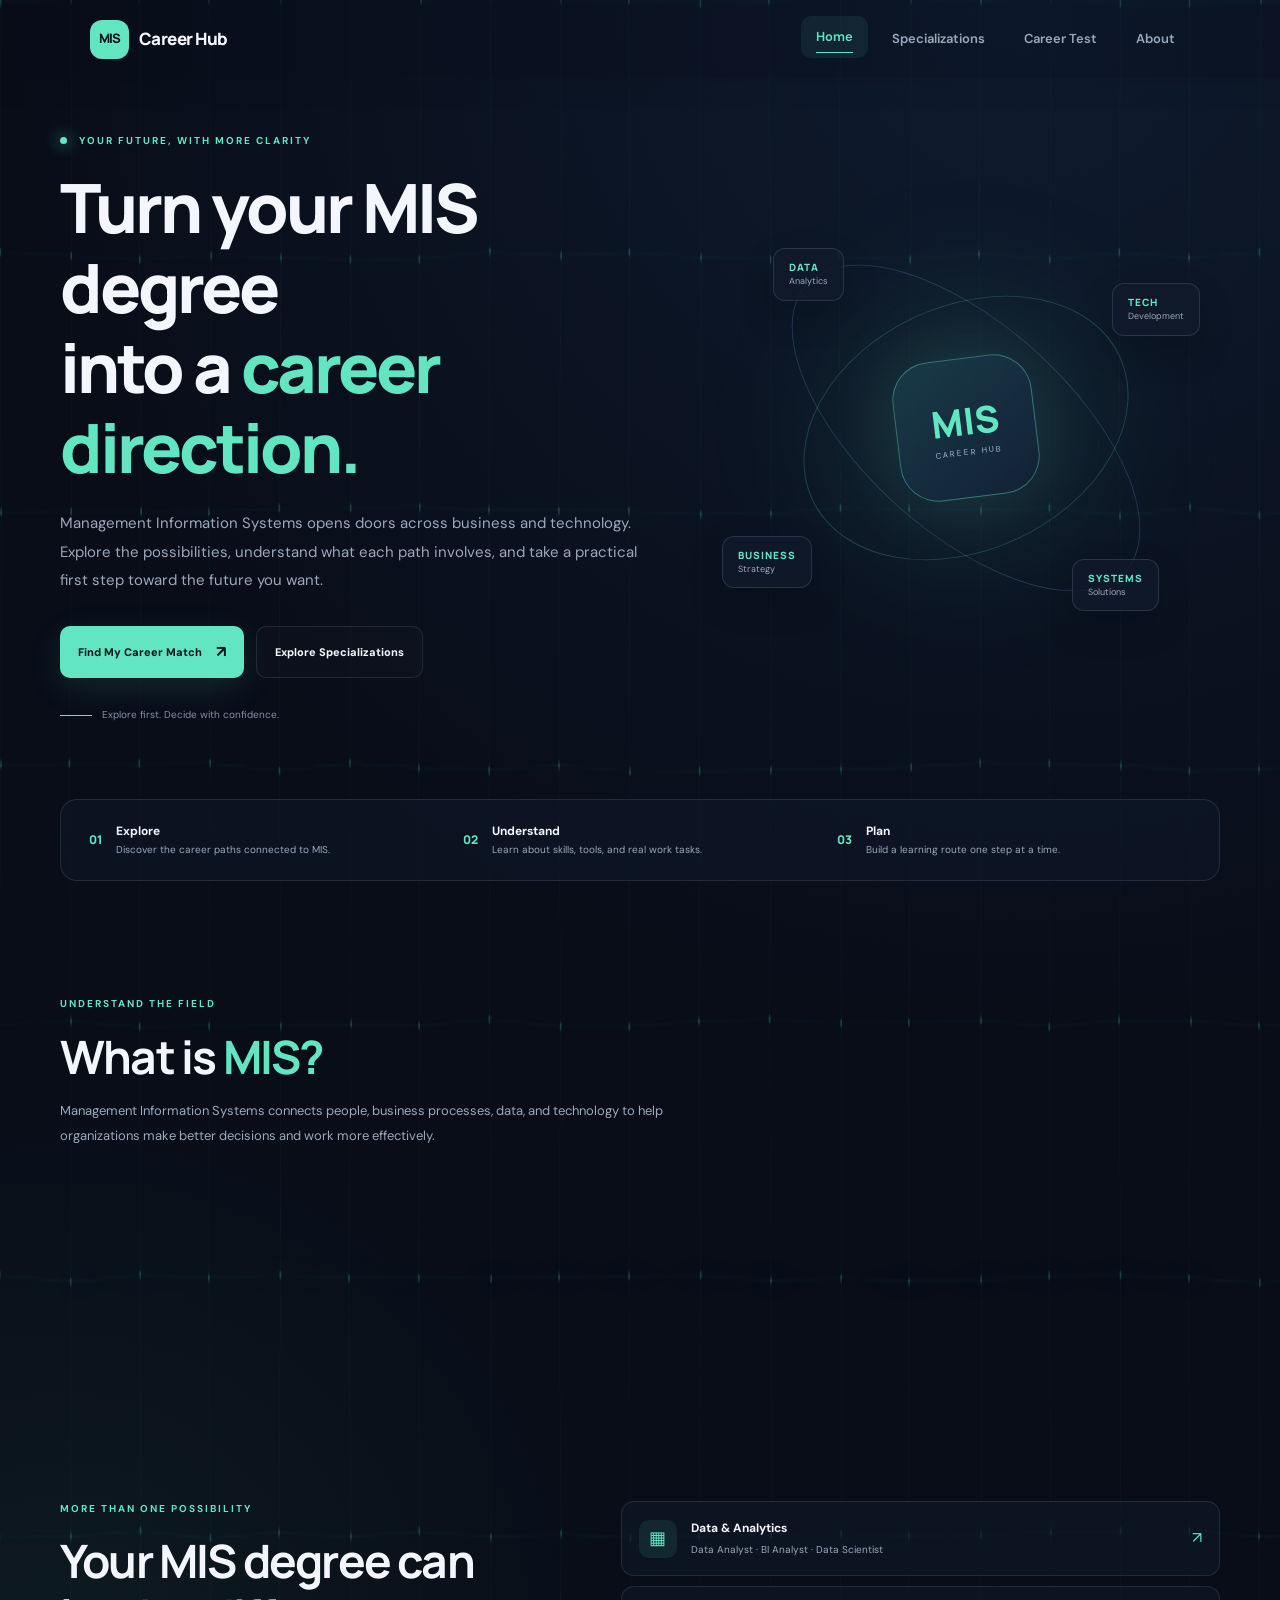
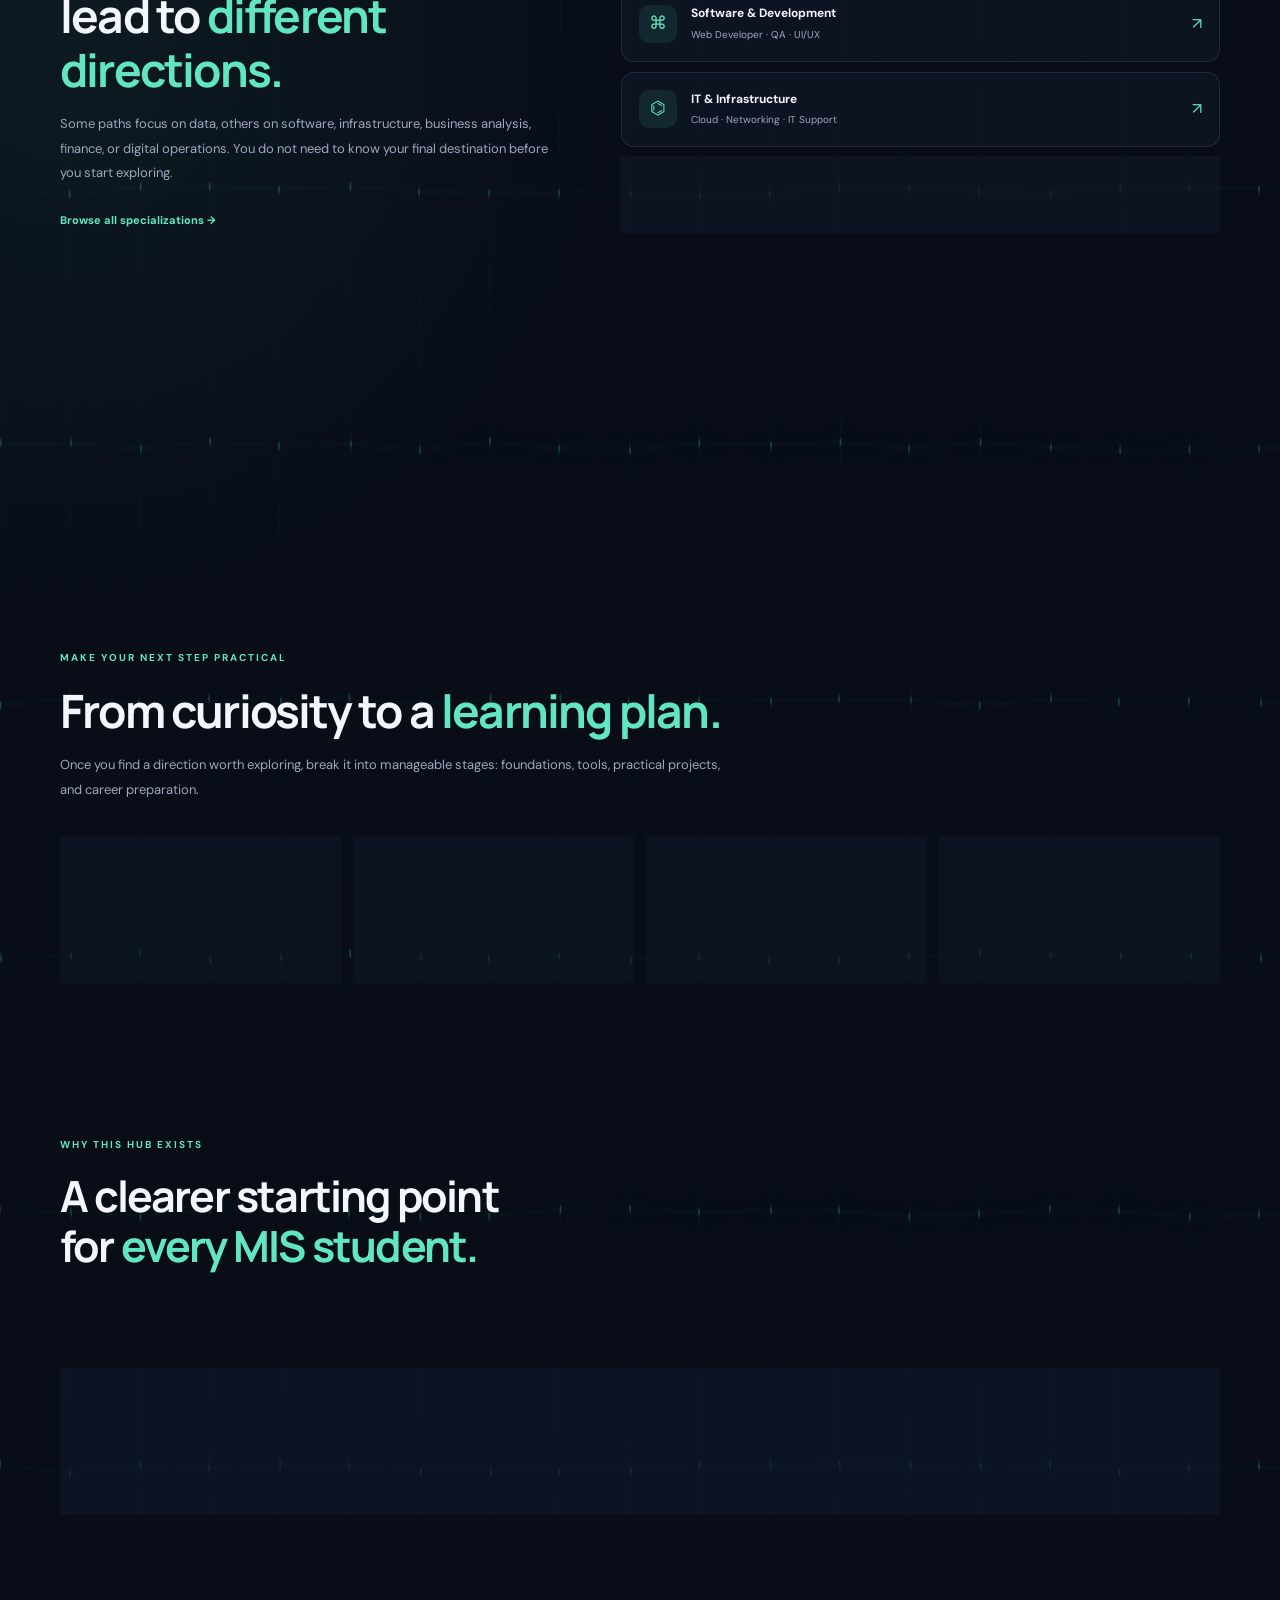
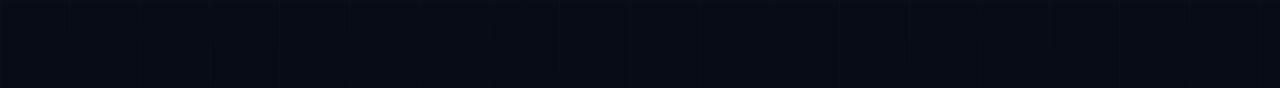
<file: index.html>
<!DOCTYPE html>
<html lang="en">
<head>
  <meta charset="UTF-8">
  <meta name="viewport" content="width=device-width, initial-scale=1.0">
  <meta name="description" content="Explore MIS career paths, understand your options, and find a learning direction that fits your interests.">
  <meta name="theme-color" content="#080d18">
  <title>MIS Career Hub | Explore Your Future</title>
  <link rel="stylesheet" href="all%20pages/main_p/style.css">
  <script src="all%20pages/main_p/script.js" defer></script>
</head>
<body data-page="home">
  <canvas id="networkCanvas" class="network-canvas" aria-hidden="true"></canvas>
  <div class="ambient-grid" aria-hidden="true"></div>
  <header class="site-header">
    <a class="brand" href="index.html" aria-label="MIS Career Hub home">
      <span class="brand-mark">MIS</span><span class="brand-name">Career Hub</span>
    </a>
    <nav class="main-nav" id="mainNav" aria-label="Main navigation">
      <a class="active" href="index.html">Home</a>
      <a href="all%20pages/specializes_p/specializes.html">Specializations</a>
      <a href="all%20pages/test_p/test.html">Career Test</a>
      <a href="#about">About</a>
    </nav>
    <button class="menu-toggle" id="menuToggle" aria-label="Toggle navigation" aria-expanded="false">
      <span></span><span></span><span></span>
    </button>
  </header>

  <main>
    <section class="hero section-wrap" id="home">
      <div class="hero-copy reveal">
        <p class="eyebrow"><span class="eyebrow-dot"></span> YOUR FUTURE, WITH MORE CLARITY</p>
        <h1>Turn your MIS degree<br>into a <span>career direction.</span></h1>
        <p class="hero-description">Management Information Systems opens doors across business and technology. Explore the possibilities, understand what each path involves, and take a practical first step toward the future you want.</p>
        <div class="hero-actions">
          <a class="button button-primary" href="all%20pages/test_p/test.html">Find My Career Match <span>↗</span></a>
          <a class="button button-ghost" href="all%20pages/specializes_p/specializes.html">Explore Specializations</a>
        </div>
        <div class="hero-proof"><span class="proof-line"></span><span>Explore first. Decide with confidence.</span></div>
      </div>
      <div class="hero-visual reveal" aria-label="MIS career paths illustration">
        <div class="visual-glow"></div>
        <div class="orbit orbit-one"></div><div class="orbit orbit-two"></div>
        <div class="hub-core"><span class="hub-symbol">MIS</span><small>CAREER HUB</small></div>
        <div class="orbit-node node-data"><b>DATA</b><small>Analytics</small></div>
        <div class="orbit-node node-tech"><b>TECH</b><small>Development</small></div>
        <div class="orbit-node node-business"><b>BUSINESS</b><small>Strategy</small></div>
        <div class="orbit-node node-systems"><b>SYSTEMS</b><small>Solutions</small></div>
      </div>
    </section>

    <section class="intro-strip section-wrap reveal">
      <div><span class="strip-number">01</span><p><strong>Explore</strong><small>Discover the career paths connected to MIS.</small></p></div>
      <div><span class="strip-number">02</span><p><strong>Understand</strong><small>Learn about skills, tools, and real work tasks.</small></p></div>
      <div><span class="strip-number">03</span><p><strong>Plan</strong><small>Build a learning route one step at a time.</small></p></div>
    </section>

    <section class="content-section section-wrap" id="about-mis">
      <div class="section-heading reveal">
        <p class="eyebrow">UNDERSTAND THE FIELD</p>
        <h2>What is <span>MIS?</span></h2>
        <p>Management Information Systems connects people, business processes, data, and technology to help organizations make better decisions and work more effectively.</p>
      </div>
      <div class="feature-grid">
        <article class="feature-card reveal"><span class="feature-icon">⌘</span><h3>Business Thinking</h3><p>Understand how organizations operate, make decisions, and solve business problems.</p></article>
        <article class="feature-card reveal"><span class="feature-icon">⌁</span><h3>Technology Skills</h3><p>Work with systems, databases, software, and digital tools that support businesses.</p></article>
        <article class="feature-card reveal"><span class="feature-icon">◈</span><h3>Data & Decisions</h3><p>Turn information into insights that can guide planning and improve performance.</p></article>
      </div>
    </section>

    <section class="split-section section-wrap">
      <div class="split-copy reveal">
        <p class="eyebrow">MORE THAN ONE POSSIBILITY</p>
        <h2>Your MIS degree can lead to <span>different directions.</span></h2>
        <p>Some paths focus on data, others on software, infrastructure, business analysis, finance, or digital operations. You do not need to know your final destination before you start exploring.</p>
        <a class="text-link" href="all%20pages/specializes_p/specializes.html">Browse all specializations <span>→</span></a>
      </div>
      <div class="path-stack reveal">
        <div class="path-item"><span class="path-icon">▦</span><div><b>Data & Analytics</b><small>Data Analyst · BI Analyst · Data Scientist</small></div><span class="path-arrow">↗</span></div>
        <div class="path-item"><span class="path-icon">⌘</span><div><b>Software & Development</b><small>Web Developer · QA · UI/UX</small></div><span class="path-arrow">↗</span></div>
        <div class="path-item"><span class="path-icon">⌬</span><div><b>IT & Infrastructure</b><small>Cloud · Networking · IT Support</small></div><span class="path-arrow">↗</span></div>
        <div class="path-item"><span class="path-icon">◫</span><div><b>Business & Systems</b><small>Business Analyst · ERP · Systems Analyst</small></div><span class="path-arrow">↗</span></div>
      </div>
    </section>

    <section class="assessment-banner section-wrap reveal">
      <div class="banner-orb" aria-hidden="true"></div>
      <div class="banner-copy"><p class="eyebrow">A GOOD PLACE TO START</p><h2>Not sure which path fits you?</h2><p>Answer 30 questions about your interests and preferred ways of working. Get your top three career matches, reasons, learning suggestions, and indicative salary ranges in Egypt.</p></div>
      <a class="button button-primary" href="all%20pages/test_p/test.html">Take the Career Test <span>↗</span></a>
    </section>

    <section class="content-section section-wrap roadmap-section">
      <div class="section-heading reveal">
        <p class="eyebrow">MAKE YOUR NEXT STEP PRACTICAL</p>
        <h2>From curiosity to a <span>learning plan.</span></h2>
        <p>Once you find a direction worth exploring, break it into manageable stages: foundations, tools, practical projects, and career preparation.</p>
      </div>
      <div class="roadmap-grid">
        <article class="roadmap-card reveal"><span>STEP 01</span><h3>Build the foundations</h3><p>Learn the concepts and core knowledge behind the specialization.</p></article>
        <article class="roadmap-card reveal"><span>STEP 02</span><h3>Practice the tools</h3><p>Work with the software, platforms, and technical skills used in the field.</p></article>
        <article class="roadmap-card reveal"><span>STEP 03</span><h3>Create real projects</h3><p>Apply what you learn and build evidence of your skills.</p></article>
        <article class="roadmap-card reveal"><span>STEP 04</span><h3>Prepare for opportunities</h3><p>Organize your portfolio, CV, communication, and interview preparation.</p></article>
      </div>
    </section>

    <section class="about-founder section-wrap" id="about">
      <div class="about-heading reveal">
        <p class="eyebrow">WHY THIS HUB EXISTS</p>
        <h2>A clearer starting point<br>for <span>every MIS student.</span></h2>
      </div>
      <div class="about-story reveal">
        <p>Many students reach this stage of their studies with questions that are hard to answer: What can I actually work in? Which direction suits me? What should I learn first? And how do I turn what I study into a realistic career plan?</p>
        <p>MIS Career Hub was created to make that search easier. The goal is not to choose a future on anyone's behalf, or to promise that one path is right for everyone. It is to bring career options, useful information, and practical learning steps into one place — so students can explore, compare, and make more informed decisions.</p>
        <p class="about-emphasis">You do not have to have everything figured out. You just need a better place to begin.</p>
      </div>
      <div class="founder-card reveal">
        <div class="founder-photo-wrap">
          <img src="all pages/main_p/privpaa.png" alt="Ahmed Amr, founder of MIS Career Hub" class="founder-photo" onerror="this.style.display='none';this.nextElementSibling.style.display='grid';">
          <div class="photo-placeholder" aria-hidden="true">AA</div>
        </div>
        <div class="founder-info"><span class="founder-label">FOUNDER & IDEA CREATOR</span><h3>Ahmed Amr</h3><p>The idea behind MIS Career Hub — built to help MIS students explore their options and take their next step with more clarity.</p></div>
        <span class="founder-mark">MIS<br>HUB</span>
      </div>
    </section>
  </main>

  <footer class="site-footer">
    <a class="brand footer-brand" href="index.html"><span class="brand-mark">MIS</span><span class="brand-name">Career Hub</span></a>
    <p>Explore your options. Build your skills. Shape your future.</p>
    <span>© <span id="currentYear"></span> MIS Career Hub</span>
  </footer>
</body>
</html>
</file>
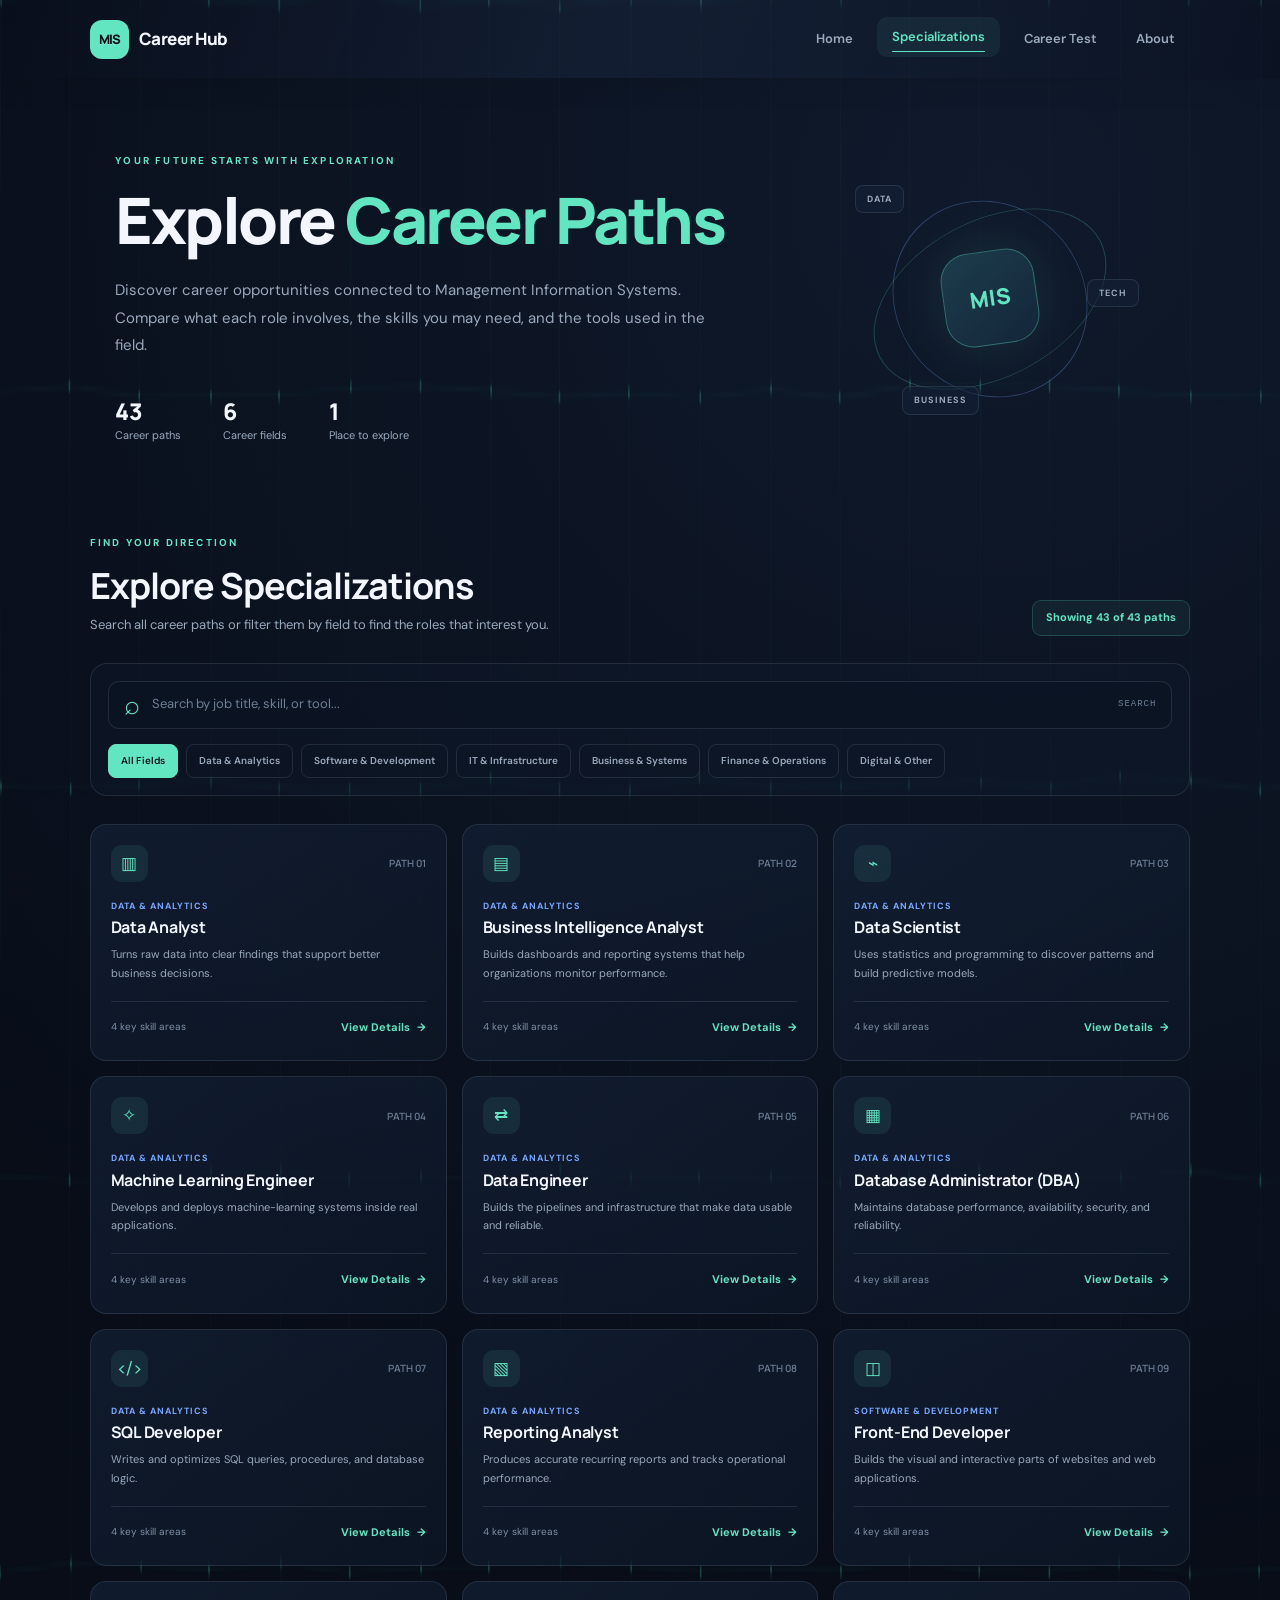
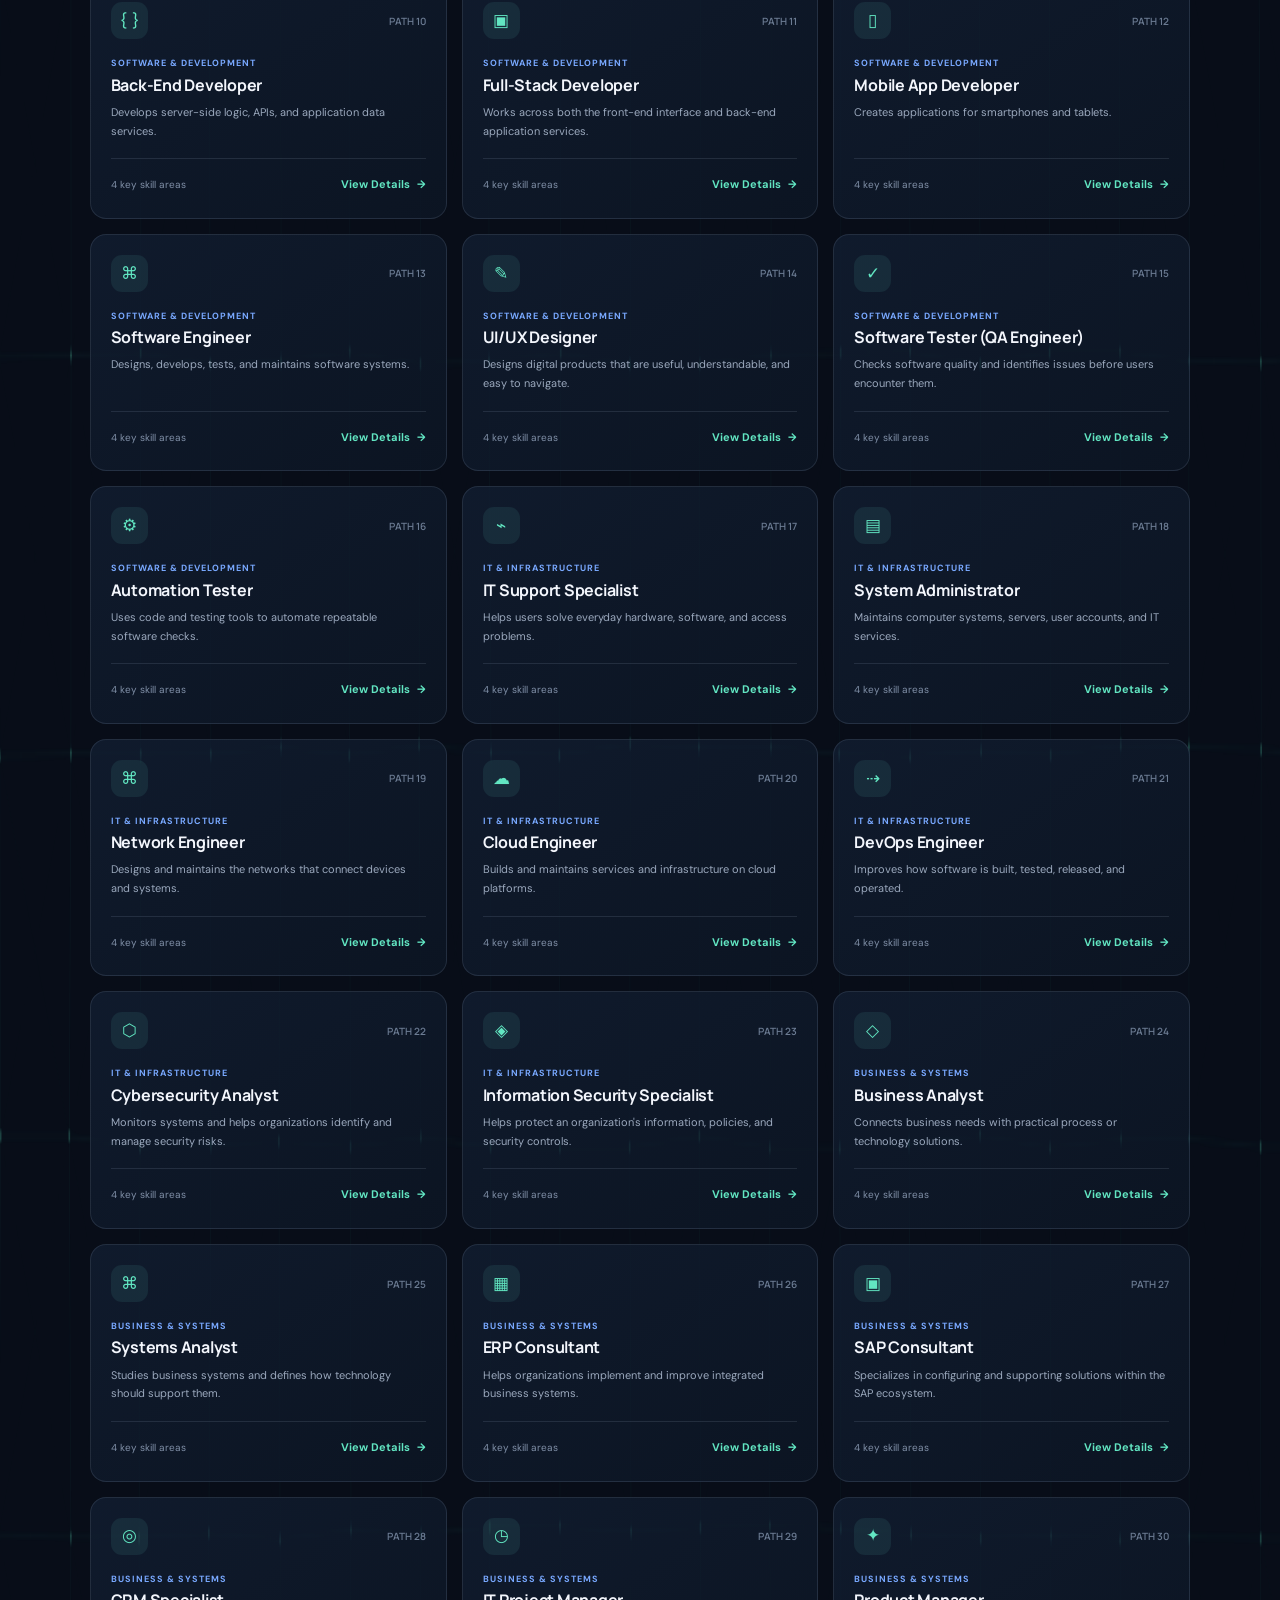
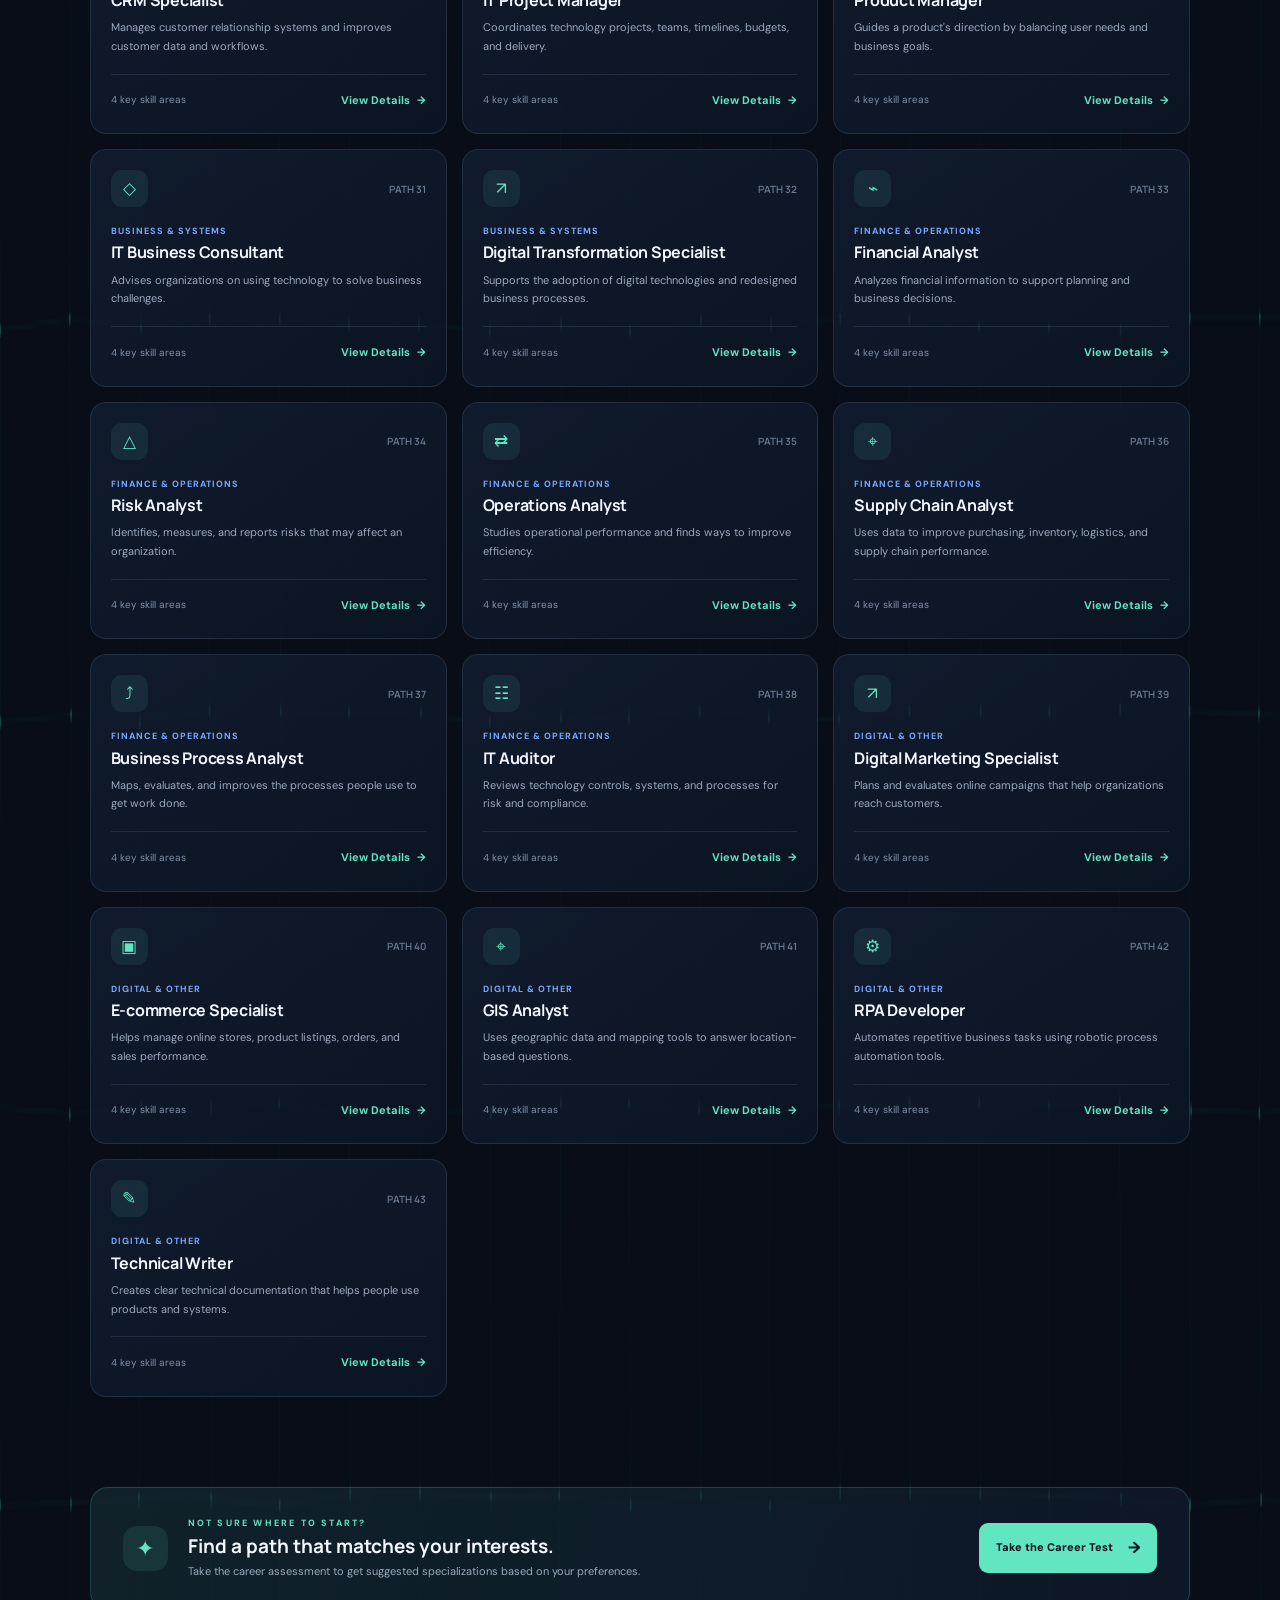
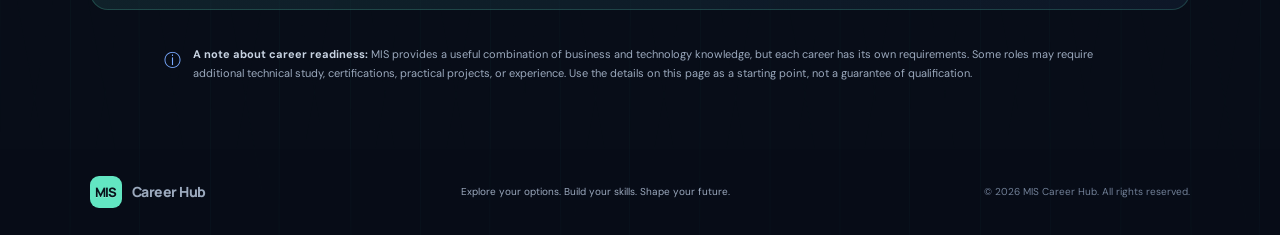
<file: all pages/specializes_p/specializes.html>
<!DOCTYPE html>
<html lang="en">
<head>
  <meta charset="UTF-8">
  <meta name="viewport" content="width=device-width, initial-scale=1.0">
  <meta name="description" content="Explore career paths related to Management Information Systems, compare skills and tools, and discover your next step.">
  <title>Explore Specializations | MIS Career Hub</title>
  <link rel="stylesheet" href="style.css">
  <script src="script.js" defer></script>
</head>
<body data-page="specializations">
  <canvas id="networkCanvas" class="network-canvas" aria-hidden="true"></canvas>
  <header class="site-header">
    <a class="brand" href="../../index.html" aria-label="MIS Career Hub home">
      <span class="brand-mark">MIS</span>
      <span class="brand-name">Career Hub</span>
    </a>
    <nav class="main-nav" id="mainNav">
      <a href="../../index.html">Home</a>
      <a class="active" href="specializes.html">Specializations</a>
      <a href="../test_p/test.html">Career Test</a>
      <a href="../../index.html#about">About</a>
    </nav>
    <button class="menu-toggle" id="menuToggle" aria-label="Toggle navigation" aria-expanded="false">
      <span></span><span></span><span></span>
    </button>
  </header>

  <main>
    <section class="page-hero">
      <div class="hero-content">
        <p class="eyebrow">YOUR FUTURE STARTS WITH EXPLORATION</p>
        <h1>Explore <span>Career Paths</span></h1>
        <p class="hero-description">
          Discover career opportunities connected to Management Information Systems.
          Compare what each role involves, the skills you may need, and the tools used in the field.
        </p>
        <div class="hero-stats">
          <div><strong id="totalCount">43</strong><span>Career paths</span></div>
          <div><strong>6</strong><span>Career fields</span></div>
          <div><strong>1</strong><span>Place to explore</span></div>
        </div>
      </div>
      <div class="hero-decoration" aria-hidden="true">
        <div class="orbit orbit-one"></div><div class="orbit orbit-two"></div>
        <div class="orbit-core"><span> MIS </span></div>
        <span class="orbit-tag tag-one">DATA</span>
        <span class="orbit-tag tag-two">TECH</span>
        <span class="orbit-tag tag-three">BUSINESS</span>
      </div>
    </section>

    <section class="explore-section" id="explore">
      <div class="section-heading">
        <div>
          <p class="eyebrow">FIND YOUR DIRECTION</p>
          <h2>Explore Specializations</h2>
          <p class="section-description">Search all career paths or filter them by field to find the roles that interest you.</p>
        </div>
        <span class="results-count" id="resultsCount" aria-live="polite">Showing 43 paths</span>
      </div>

      <div class="controls-panel">
        <label class="search-box" for="searchInput">
          <span class="search-icon" aria-hidden="true">⌕</span>
          <input type="search" id="searchInput" placeholder="Search by job title, skill, or tool..." autocomplete="off">
          <kbd>SEARCH</kbd>
        </label>
        <div class="filter-row" id="filterRow" aria-label="Filter by career field">
          <button class="filter-btn active" data-category="All">All Fields</button>
          <button class="filter-btn" data-category="Data & Analytics">Data & Analytics</button>
          <button class="filter-btn" data-category="Software & Development">Software & Development</button>
          <button class="filter-btn" data-category="IT & Infrastructure">IT & Infrastructure</button>
          <button class="filter-btn" data-category="Business & Systems">Business & Systems</button>
          <button class="filter-btn" data-category="Finance & Operations">Finance & Operations</button>
          <button class="filter-btn" data-category="Digital & Other">Digital & Other</button>
        </div>
      </div>

      <div class="specializations-grid" id="specializationsGrid"></div>
      <div class="empty-state" id="emptyState" hidden>
        <div class="empty-icon">⌕</div>
        <h3>No matching career paths</h3>
        <p>Try another keyword or choose a different field.</p>
        <button class="reset-btn" id="resetButton">Reset filters</button>
      </div>
    </section>

    <section class="guidance-banner">
      <div class="guidance-icon">✦</div>
      <div>
        <p class="eyebrow">NOT SURE WHERE TO START?</p>
        <h2>Find a path that matches your interests.</h2>
        <p>Take the career assessment to get suggested specializations based on your preferences.</p>
      </div>
      <a class="primary-button" href="../test_p/test.html">Take the Career Test <span>→</span></a>
    </section>

    <section class="note-section">
      <span class="note-symbol">ⓘ</span>
      <p><strong>A note about career readiness:</strong> MIS provides a useful combination of business and technology knowledge, but each career has its own requirements. Some roles may require additional technical study, certifications, practical projects, or experience. Use the details on this page as a starting point, not a guarantee of qualification.</p>
    </section>
  </main>

  <footer class="site-footer">
    <a class="brand footer-brand" href="../../index.html"><span class="brand-mark">MIS</span><span class="brand-name">Career Hub</span></a>
    <p>Explore your options. Build your skills. Shape your future.</p>
    <span class="copyright">© <span id="currentYear"></span> MIS Career Hub. All rights reserved.</span>
  </footer>

  <div class="modal-backdrop" id="detailModal" aria-hidden="true">
    <section class="detail-modal" role="dialog" aria-modal="true" aria-labelledby="modalTitle">
      <button class="modal-close" id="modalClose" aria-label="Close details">×</button>
      <div id="modalContent"></div>
    </section>
  </div>
</body>
</html>
</file>
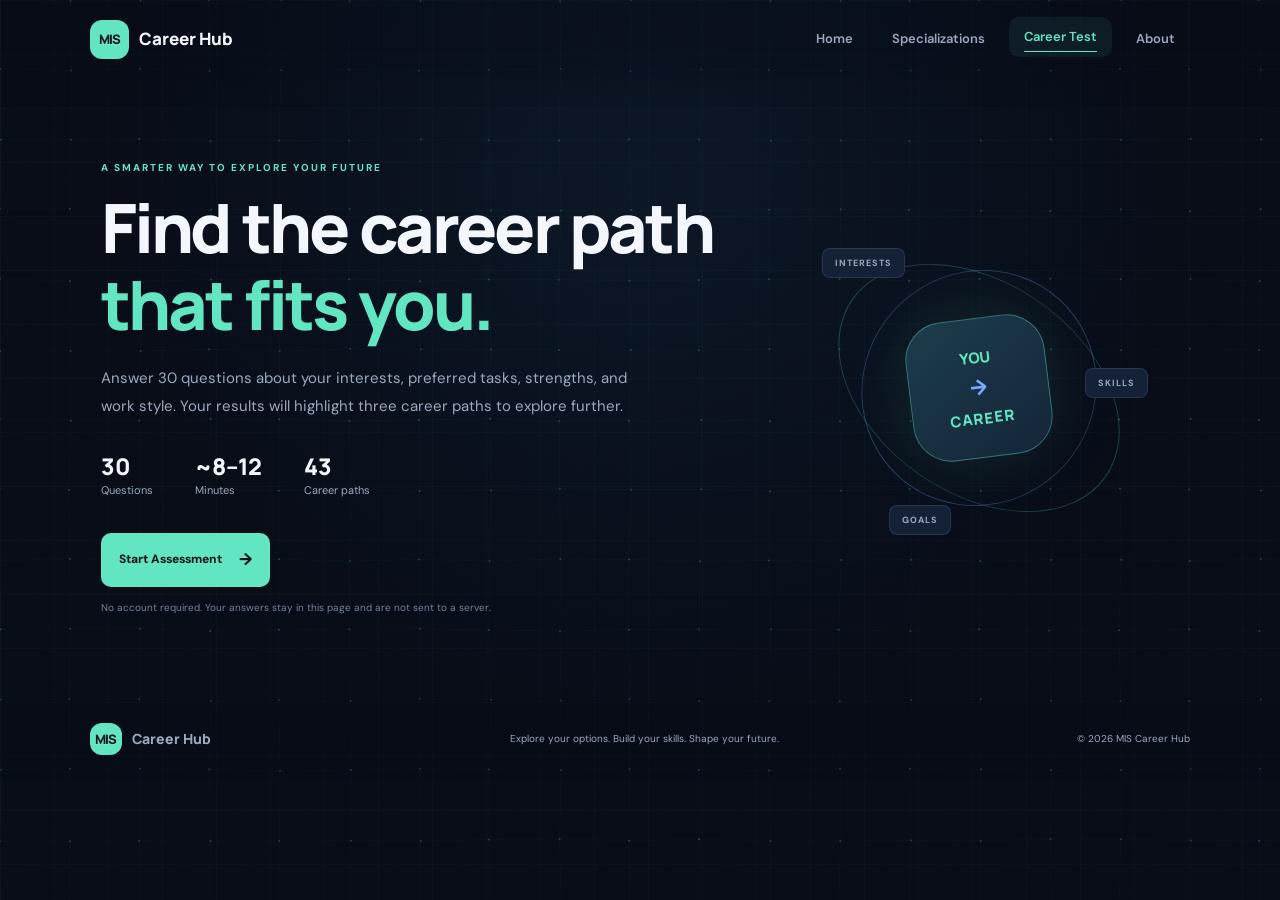
<file: all pages/test_p/test.html>
<!DOCTYPE html>
<html lang="en">
<head>
  <meta charset="UTF-8">
  <meta name="viewport" content="width=device-width, initial-scale=1.0">
  <meta name="description" content="Take the MIS Career Hub assessment and discover career paths that match your interests and preferences.">
  <title>Career Assessment | MIS Career Hub</title>
  <link rel="stylesheet" href="style.css">
  <script src="script.js" defer></script>
</head>
<body data-page="assessment">
  <canvas id="networkCanvas" class="network-canvas" aria-hidden="true"></canvas>
  <header class="site-header">
    <a class="brand" href="../../index.html" aria-label="MIS Career Hub home">
      <span class="brand-mark">MIS</span><span class="brand-name">Career Hub</span>
    </a>
    <nav class="main-nav" id="mainNav">
      <a href="../../index.html">Home</a>
      <a href="../specializes_p/specializes.html">Specializations</a>
      <a class="active" href="test.html">Career Test</a>
      <a href="../../index.html#about">About</a>
    </nav>
    <button class="menu-toggle" id="menuToggle" aria-label="Toggle navigation" aria-expanded="false">
      <span></span><span></span><span></span>
    </button>
  </header>

  <main class="page-shell">
    <section class="intro" id="introScreen">
      <div class="intro-copy">
        <p class="eyebrow">A SMARTER WAY TO EXPLORE YOUR FUTURE</p>
        <h1>Find the career path<br><span>that fits you.</span></h1>
        <p class="intro-description">Answer 30 questions about your interests, preferred tasks, strengths, and work style. Your results will highlight three career paths to explore further.</p>
        <div class="intro-facts">
          <div><strong>30</strong><span>Questions</span></div>
          <div><strong>~8–12</strong><span>Minutes</span></div>
          <div><strong>43</strong><span>Career paths</span></div>
        </div>
        <button class="primary-button" id="startButton">Start Assessment <span>→</span></button>
        <p class="privacy-note">No account required. Your answers stay in this page and are not sent to a server.</p>
      </div>
      <div class="intro-visual" aria-hidden="true">
        <div class="visual-ring ring-a"></div><div class="visual-ring ring-b"></div>
        <div class="visual-center"><span>YOU</span><b>→</b><span>CAREER</span></div>
        <div class="visual-chip chip-a">INTERESTS</div><div class="visual-chip chip-b">SKILLS</div><div class="visual-chip chip-c">GOALS</div>
      </div>
    </section>

    <section class="quiz-screen" id="quizScreen" hidden>
      <div class="quiz-topline">
        <div><p class="eyebrow">CAREER ASSESSMENT</p><h2>Discover your direction</h2></div>
        <button class="text-button" id="quitButton">Exit test</button>
      </div>
      <div class="progress-area">
        <div class="progress-label"><span id="questionCounter">Question 1 of 30</span><span id="progressPercent">3%</span></div>
        <div class="progress-track"><div class="progress-fill" id="progressFill"></div></div>
      </div>
      <div class="question-card">
        <div class="question-meta"><span id="questionCategory">YOUR INTERESTS</span><span id="questionNumber">01 / 30</span></div>
        <h1 id="questionText">Question text goes here</h1>
        <p class="question-hint">Choose the answer that feels closest to you. There are no right or wrong answers.</p>
        <p class="keyboard-hint"><span>A</span><span>B</span><span>C</span><span>D</span> Select an answer · <kbd>Enter</kbd> Next question</p>
        <div class="answers-list" id="answersList"></div>
      </div>
      <div class="quiz-navigation">
        <button class="secondary-button" id="backButton" disabled>← Previous</button>
        <span class="autosave-label">Your progress is kept while this page is open</span>
        <button class="primary-button" id="nextButton" disabled>Next Question <span>→</span></button>
      </div>
    </section>

    <section class="results-screen" id="resultsScreen" hidden>
      <div class="results-heading">
        <p class="eyebrow">YOUR PERSONAL CAREER SNAPSHOT</p>
        <h1>Your top career<br><span>matches.</span></h1>
        <p>These recommendations are based on the preferences you selected. Use them as a starting point for research and practical exploration.</p>
      </div>
      <div class="results-layout">
        <div class="matches-column">
          <div class="results-section-title"><h2>Top 3 recommended paths</h2><span>Based on your answers</span></div>
          <div id="topMatches" class="top-matches"></div>
        </div>
        <aside class="profile-card">
          <p class="eyebrow">YOUR ANSWER PATTERN</p>
          <h3>What your choices suggest</h3>
          <p id="profileSummary" class="profile-summary"></p>
          <div id="strengthTags" class="strength-tags"></div>
          <div class="profile-disclaimer">This is a preference-based assessment, not a clinical or psychometric test. Your interests can change as you learn and gain experience.</div>
        </aside>
      </div>
      <section class="salary-sources">
        <h3>About the salary estimates</h3>
        <p>Salary bands are broad, indicative monthly estimates in Egyptian pounds. They are not official guarantees and may differ by employer, city, industry, experience, English level, portfolio, and technical skills. The ranges are informed by publicly available Egypt salary benchmarks and job-market guides.</p>
        <div class="source-links">
          <a href="https://talenthub.glints.com/hiring-guide/egypt" target="_blank" rel="noopener noreferrer">Glints Egypt Hiring Guide</a>
          <a href="https://www.paylab.com/eg/salaryinfo/information-technology?lang=en" target="_blank" rel="noopener noreferrer">Paylab Egypt Salary Survey</a>
          <a href="https://maxishr.com/en/egypt/salary-benchmarking" target="_blank" rel="noopener noreferrer">MaxisHR Egypt Salary Guide</a>
          <a href="https://egjobank.com/en/salaries/highest-paying-jobs" target="_blank" rel="noopener noreferrer">Egyptian Job Bank</a>
        </div>
      </section>
      <div class="results-footer-actions">
        <button class="secondary-button" id="retakeButton">↻ Retake assessment</button>
        <button class="primary-button" id="printButton">Print / Save Results <span>↗</span></button>
      </div>
    </section>
  </main>

  <footer class="site-footer">
    <a class="brand footer-brand" href="../../index.html"><span class="brand-mark">MIS</span><span class="brand-name">Career Hub</span></a>
    <p>Explore your options. Build your skills. Shape your future.</p>
    <span>© <span id="currentYear"></span> MIS Career Hub</span>
  </footer>
</body>
</html>
</file>
<file: all pages/specializes_p/style.css>
@import url('https://fonts.googleapis.com/css2?family=DM+Sans:wght@400;500;600;700&family=Manrope:wght@400;500;600;700;800&display=swap');

:root {
  --bg: #080d18;
  --surface: #101a2b;
  --surface-2: #142137;
  --surface-3: #1a2a43;
  --text: #f3f6fc;
  --muted: #9ba9bd;
  --line: rgba(180, 198, 224, .13);
  --accent: #62e6c2;
  --accent-2: #79a9ff;
  --purple: #b79cff;
  --radius: 20px;
  --shadow: 0 22px 65px rgba(0, 0, 0, .28);
}
* { box-sizing: border-box; margin: 0; padding: 0; }
html { scroll-behavior: smooth; }
body {
  min-height: 100vh; background: radial-gradient(circle at 78% 4%, rgba(54, 91, 145, .16), transparent 28%), var(--bg);
  color: var(--text); font-family: 'DM Sans', sans-serif; line-height: 1.6;
}
a { color: inherit; text-decoration: none; }
button, input { font: inherit; }
button { cursor: pointer; }
.site-header {
  height: 78px; padding: 0 clamp(22px, 7vw, 110px); display: flex; align-items: center;
  justify-content: space-between; border-bottom: 1px solid var(--line); background: rgba(8, 13, 24, .82);
  backdrop-filter: blur(18px); position: sticky; top: 0; z-index: 20;
}
.brand { display: inline-flex; align-items: center; gap: 10px; font-family: Manrope, sans-serif; font-weight: 800; letter-spacing: -.5px; }
.brand-mark { display: grid; place-items: center; width: 39px; height: 39px; border-radius: 12px; color: #07131b; background: var(--accent); font-size: 12px; letter-spacing: .4px; }
.brand-name { font-size: 17px; }
.main-nav { display: flex; align-items: center; gap: 34px; color: var(--muted); font-size: 13px; font-weight: 600; }
.main-nav a { transition: color .2s ease; }
.main-nav a:hover, .main-nav a.active { color: var(--accent); }
.menu-toggle { display: none; border: 0; background: transparent; padding: 8px; }
.menu-toggle span { display: block; width: 23px; height: 2px; margin: 5px; background: var(--text); border-radius: 4px; }
.page-hero {
  min-height: 390px; padding: 75px clamp(22px, 9vw, 145px) 65px; display: flex; align-items: center;
  justify-content: space-between; gap: 50px; overflow: hidden; position: relative;
}
.hero-content { max-width: 680px; position: relative; z-index: 2; }
.eyebrow { color: var(--accent); font-size: 10px; letter-spacing: 2.2px; font-weight: 700; margin-bottom: 13px; }
h1, h2, h3 { font-family: Manrope, sans-serif; line-height: 1.2; }
h1 { font-size: clamp(40px, 5vw, 65px); letter-spacing: -2.5px; font-weight: 800; }
h1 span { color: var(--accent); }
.hero-description { color: var(--muted); max-width: 590px; margin-top: 18px; font-size: 15px; line-height: 1.85; }
.hero-stats { display: flex; gap: 42px; margin-top: 35px; }
.hero-stats div { display: flex; flex-direction: column; }
.hero-stats strong { font: 800 23px Manrope, sans-serif; color: var(--text); }
.hero-stats span { color: var(--muted); font-size: 11px; }
.hero-decoration { width: 280px; height: 260px; flex: 0 0 280px; position: relative; margin-right: 35px; }
.orbit { position: absolute; border: 1px solid rgba(98, 230, 194, .24); border-radius: 50%; inset: 15px; transform: rotate(-28deg) scaleY(.68); }
.orbit-two { inset: 0 38px; transform: rotate(48deg) scaleY(.72); border-color: rgba(121, 169, 255, .3); }
.orbit-core { position: absolute; width: 94px; height: 94px; border-radius: 28px; background: linear-gradient(145deg, #1c3d4b, #14253a); border: 1px solid rgba(98,230,194,.35); display: grid; place-items: center; left: 93px; top: 82px; box-shadow: 0 0 55px rgba(98,230,194,.12); color: var(--accent); font: 800 22px Manrope; transform: rotate(-8deg); }
.orbit-tag { position: absolute; padding: 6px 11px; border: 1px solid var(--line); background: #142137; border-radius: 8px; color: var(--muted); font-size: 9px; font-weight: 700; letter-spacing: 1px; }
.tag-one { top: 16px; left: 5px; }.tag-two { right: -9px; top: 110px; }.tag-three { bottom: 14px; left: 52px; }
.explore-section { padding: 25px clamp(22px, 7vw, 110px) 90px; }
.section-heading { display: flex; justify-content: space-between; align-items: end; gap: 25px; margin-bottom: 27px; }
.section-heading h2 { font-size: clamp(27px, 3vw, 36px); letter-spacing: -1px; }
.section-description { color: var(--muted); font-size: 13px; margin-top: 8px; }
.results-count { color: var(--accent); border: 1px solid rgba(98,230,194,.2); background: rgba(98,230,194,.06); padding: 8px 13px; border-radius: 9px; white-space: nowrap; font-size: 11px; font-weight: 700; }
.controls-panel { padding: 17px; background: rgba(16, 26, 43, .78); border: 1px solid var(--line); border-radius: 17px; margin-bottom: 28px; }
.search-box { display: flex; align-items: center; gap: 12px; height: 48px; padding: 0 15px; border-radius: 11px; background: #0b1423; border: 1px solid var(--line); }
.search-icon { color: var(--accent); font-size: 27px; line-height: 1; }
.search-box input { flex: 1; min-width: 0; color: var(--text); background: transparent; border: 0; outline: 0; font-size: 13px; }
.search-box input::placeholder { color: #6f7f95; }
.search-box kbd { color: #71839b; font-size: 9px; letter-spacing: 1px; }
.filter-row { display: flex; flex-wrap: wrap; gap: 8px; margin-top: 15px; }
.filter-btn { border: 1px solid var(--line); color: var(--muted); background: transparent; border-radius: 8px; padding: 8px 12px; font-size: 10px; font-weight: 600; transition: .2s ease; }
.filter-btn:hover { border-color: rgba(98,230,194,.5); color: var(--text); }
.filter-btn.active { color: #07131b; background: var(--accent); border-color: var(--accent); }
.specializations-grid { display: grid; grid-template-columns: repeat(3, minmax(0, 1fr)); gap: 15px; }
.specialization-card { background: linear-gradient(145deg, rgba(20,33,55,.94), rgba(14,24,40,.94)); border: 1px solid var(--line); border-radius: 16px; padding: 20px; min-height: 220px; display: flex; flex-direction: column; transition: transform .22s ease, border-color .22s ease, box-shadow .22s ease; animation: cardIn .35s ease both; }
.specialization-card:hover { transform: translateY(-4px); border-color: rgba(98,230,194,.4); box-shadow: var(--shadow); }
.card-top { display: flex; justify-content: space-between; align-items: center; gap: 10px; }
.card-icon { width: 37px; height: 37px; display: grid; place-items: center; border-radius: 11px; color: var(--accent); background: rgba(98,230,194,.09); font-size: 17px; }
.card-number { color: #6c7c93; font: 600 10px Manrope; }
.category-label { color: var(--accent-2); text-transform: uppercase; font-size: 9px; letter-spacing: 1px; font-weight: 700; margin-top: 17px; }
.specialization-card h3 { font-size: 16px; margin-top: 5px; letter-spacing: -.25px; }
.card-description { color: var(--muted); font-size: 11px; line-height: 1.7; margin-top: 8px; flex: 1; }
.card-bottom { display: flex; justify-content: space-between; align-items: center; gap: 10px; margin-top: 18px; padding-top: 13px; border-top: 1px solid var(--line); }
.skill-hint { color: #8090a7; font-size: 10px; }
.details-button { border: 0; background: transparent; color: var(--accent); font-size: 11px; font-weight: 700; padding: 4px 0; }
.details-button span { display: inline-block; margin-left: 4px; transition: transform .2s; }
.details-button:hover span { transform: translateX(4px); }
.empty-state { text-align: center; padding: 70px 20px; border: 1px dashed var(--line); border-radius: 16px; }
.empty-icon { color: var(--accent); font-size: 40px; }.empty-state h3 { margin-top: 10px; }.empty-state p { color: var(--muted); font-size: 13px; margin: 7px 0 18px; }
.reset-btn { background: var(--accent); border: 0; border-radius: 8px; padding: 9px 16px; font-size: 11px; font-weight: 700; color: #07131b; }
.guidance-banner { margin: 0 clamp(22px, 7vw, 110px) 35px; padding: 28px 32px; display: flex; align-items: center; gap: 20px; border-radius: 18px; border: 1px solid rgba(98,230,194,.2); background: linear-gradient(110deg, rgba(24,57,62,.8), rgba(18,31,51,.9)); }
.guidance-icon { width: 45px; height: 45px; flex: 0 0 45px; border-radius: 14px; display: grid; place-items: center; color: var(--accent); background: rgba(98,230,194,.1); font-size: 22px; }
.guidance-banner > div:nth-child(2) { flex: 1; }.guidance-banner .eyebrow { margin-bottom: 5px; font-size: 9px; }.guidance-banner h2 { font-size: 19px; }.guidance-banner p:not(.eyebrow) { color: var(--muted); font-size: 11px; margin-top: 5px; }
.primary-button { display: inline-flex; align-items: center; gap: 15px; background: var(--accent); color: #07131b; padding: 12px 17px; border-radius: 9px; font-size: 11px; font-weight: 800; white-space: nowrap; transition: transform .2s; }.primary-button:hover { transform: translateY(-2px); }.primary-button span { font-size: 16px; }
.note-section { max-width: 1000px; margin: 0 auto 65px; padding: 0 24px; display: flex; gap: 12px; color: var(--muted); font-size: 11px; line-height: 1.8; }.note-section strong { color: #c8d3e2; }.note-symbol { color: var(--accent-2); font-size: 17px; }
.site-footer { border-top: 1px solid var(--line); padding: 27px clamp(22px, 7vw, 110px); display: flex; align-items: center; justify-content: space-between; gap: 20px; color: var(--muted); font-size: 10px; }.footer-brand .brand-mark { width: 32px; height: 32px; border-radius: 9px; font-size: 10px; }.footer-brand .brand-name { font-size: 14px; }.copyright { color: #718097; }
.modal-backdrop { position: fixed; inset: 0; z-index: 50; background: rgba(2,7,14,.78); backdrop-filter: blur(8px); display: none; align-items: center; justify-content: center; padding: 20px; }.modal-backdrop.open { display: flex; }
.detail-modal { width: min(720px, 100%); max-height: min(85vh, 800px); overflow-y: auto; position: relative; padding: 32px; border-radius: 20px; border: 1px solid rgba(98,230,194,.25); background: #101b2d; box-shadow: 0 30px 100px rgba(0,0,0,.5); animation: modalIn .22s ease; }
.modal-close { position: sticky; top: 0; float: right; width: 34px; height: 34px; border-radius: 10px; border: 1px solid var(--line); background: #1a2a43; color: var(--text); font-size: 23px; line-height: 1; z-index: 2; }
.modal-category { color: var(--accent); font-size: 10px; text-transform: uppercase; letter-spacing: 1.5px; font-weight: 700; margin-top: 10px; }.modal-title { font-size: 30px; margin: 7px 40px 10px 0; }.modal-overview { color: var(--muted); font-size: 13px; line-height: 1.8; margin-bottom: 23px; }
.modal-info-grid { display: grid; grid-template-columns: 1fr 1fr; gap: 13px; }.info-block { padding: 17px; border-radius: 12px; background: #142238; border: 1px solid var(--line); }.info-block h4 { color: var(--accent-2); font: 700 11px Manrope; margin-bottom: 9px; }.info-block ul { list-style: none; }.info-block li { color: #b0bdcf; font-size: 11px; padding: 4px 0 4px 13px; position: relative; }.info-block li::before { content: ''; position: absolute; left: 0; top: 12px; width: 4px; height: 4px; border-radius: 50%; background: var(--accent); }
@keyframes cardIn { from { opacity: 0; transform: translateY(9px); } to { opacity: 1; transform: translateY(0); } }
@keyframes modalIn { from { opacity: 0; transform: translateY(12px) scale(.98); } to { opacity: 1; transform: translateY(0) scale(1); } }
@media (max-width: 1000px) { .specializations-grid { grid-template-columns: repeat(2, minmax(0,1fr)); }.hero-decoration { margin-right: 0; transform: scale(.85); } }
@media (max-width: 700px) {
  .site-header { height: 68px; }.menu-toggle { display: block; }.main-nav { display: none; position: absolute; top: 67px; left: 0; right: 0; padding: 18px 24px 22px; background: #0d1727; border-bottom: 1px solid var(--line); flex-direction: column; align-items: flex-start; gap: 17px; }.main-nav.open { display: flex; }
  .page-hero { padding-top: 58px; min-height: auto; }.hero-decoration { display: none; }.hero-stats { gap: 25px; }.section-heading { align-items: flex-start; flex-direction: column; gap: 13px; }.specializations-grid { grid-template-columns: 1fr; }.specialization-card { min-height: 195px; }
  .guidance-banner { align-items: flex-start; flex-wrap: wrap; padding: 23px; }.guidance-banner > div:nth-child(2) { min-width: calc(100% - 70px); }.primary-button { margin-left: 65px; }.site-footer { flex-direction: column; align-items: flex-start; gap: 10px; }.modal-info-grid { grid-template-columns: 1fr; }.detail-modal { padding: 23px; }.modal-title { font-size: 25px; }
}
@media (prefers-reduced-motion: reduce) { *, *::before, *::after { scroll-behavior: auto !important; animation-duration: .01ms !important; transition-duration: .01ms !important; } }


/* Shared translucent navigation + interactive hover treatment */
.site-header {
  background: rgba(8, 13, 24, .30) !important;
  border-bottom: 1px solid rgba(180, 198, 224, .10) !important;
  backdrop-filter: blur(22px) saturate(145%) !important;
  -webkit-backdrop-filter: blur(22px) saturate(145%) !important;
}
.main-nav { gap: 9px !important; }
.main-nav a {
  position: relative; isolation: isolate;
  padding: 10px 15px; border-radius: 10px;
  transition: color .22s ease, background .22s ease, transform .22s ease, box-shadow .22s ease !important;
}
.main-nav a::before {
  content: ""; position: absolute; inset: 0; z-index: -1;
  border-radius: inherit; background: rgba(98, 230, 194, .075);
  opacity: 0; transform: scale(.88);
  transition: opacity .22s ease, transform .22s ease;
}
.main-nav a::after {
  content: ""; position: absolute; left: 15px; right: 15px; bottom: 5px;
  height: 1px; border-radius: 2px; background: var(--accent);
  transform: scaleX(0); transform-origin: left; transition: transform .22s ease;
}
.main-nav a:hover, .main-nav a.active {
  color: var(--accent) !important; transform: translateY(-2px);
}
.main-nav a:hover::before, .main-nav a.active::before { opacity: 1; transform: scale(1); }
.main-nav a:hover::after, .main-nav a.active::after { transform: scaleX(1); }
.menu-toggle { border: 1px solid var(--line) !important; border-radius: 10px; transition: .2s ease; }
.menu-toggle:hover { border-color: rgba(98,230,194,.5) !important; background: rgba(98,230,194,.08); }
.site-footer {
  background: rgba(8, 13, 24, .16) !important;
  backdrop-filter: blur(14px); -webkit-backdrop-filter: blur(14px);
  border-top: 1px solid rgba(180, 198, 224, .10) !important;
}
@media (max-width: 700px) {
  .main-nav {
    background: rgba(8, 13, 24, .72) !important;
    backdrop-filter: blur(24px) saturate(150%) !important;
    -webkit-backdrop-filter: blur(24px) saturate(150%) !important;
    border: 1px solid rgba(180,198,224,.12); border-top: 0;
    border-radius: 0 0 16px 16px;
  }
  .main-nav a { width: 100%; }
}


/* === Shared glass layers, animated grid network and page transitions === */
.network-canvas{position:fixed;inset:0;width:100%;height:100%;z-index:0;pointer-events:none;opacity:.72}
body{isolation:isolate}
body>*:not(.network-canvas){position:relative;z-index:1}
.site-header{background:rgba(8,13,24,.16)!important;backdrop-filter:blur(24px) saturate(155%)!important;-webkit-backdrop-filter:blur(24px) saturate(155%)!important;border-bottom:1px solid rgba(180,198,224,.09)!important;box-shadow:0 8px 32px rgba(0,0,0,.08);transition:background .35s,border-color .35s,box-shadow .35s}
.site-footer{background:rgba(8,13,24,.14)!important;backdrop-filter:blur(22px) saturate(145%);-webkit-backdrop-filter:blur(22px) saturate(145%);border-top:1px solid rgba(180,198,224,.09)!important}
/* Keep content surfaces translucent so the network remains visible through the layout. */
.feature-card,.intro-strip,.path-item,.assessment-banner,.roadmap-card,.about-story,.profile-card,.match-card,.specialization-card,.filter-panel,.search-wrap{backdrop-filter:blur(16px);-webkit-backdrop-filter:blur(16px)}
/* Each page has its own header interaction, intentionally different from the grid. */
body[data-page="home"] .site-header:after{content:"";position:absolute;inset:0;pointer-events:none;opacity:0;background:radial-gradient(260px circle at var(--hx,50%) 50%,rgba(98,230,194,.17),transparent 72%);transition:opacity .25s}
body[data-page="home"] .site-header:hover:after{opacity:1}
body[data-page="specializations"] .site-header{background-image:linear-gradient(110deg,transparent 0%,rgba(121,169,255,.055) 48%,transparent 100%);background-size:220% 100%;animation:headerSweep 9s linear infinite}
body[data-page="assessment"] .site-header:before{content:"";position:absolute;left:0;bottom:-1px;width:100%;height:2px;transform:scaleX(var(--scroll-progress,0));transform-origin:left;background:linear-gradient(90deg,#62e6c2,#79a9ff);box-shadow:0 0 14px rgba(98,230,194,.5)}
@keyframes headerSweep{to{background-position:220% 0}}
.page-transition{position:fixed;inset:0;z-index:9999;pointer-events:none;background:radial-gradient(circle at 50% 50%,rgba(98,230,194,.16),rgba(8,13,24,.94) 72%);opacity:0;transform:scale(1.06);transition:opacity .28s,transform .42s}
.page-transition.is-leaving{opacity:1;transform:scale(1)}
body.page-enter{animation:pageEnter .55s ease both}
@keyframes pageEnter{from{opacity:.35;filter:blur(5px);transform:translateY(8px)}to{opacity:1;filter:blur(0);transform:none}}
@media(max-width:650px){.site-header{background:rgba(8,13,24,.42)!important}.main-nav{background:rgba(10,17,30,.88)!important;backdrop-filter:blur(22px)}}
@media(prefers-reduced-motion:reduce){.page-transition,body.page-enter{animation:none!important;transition:none!important}.network-canvas{opacity:.28}}
/* Network visibility through specialization content surfaces */
.controls-panel{background:rgba(16,26,43,.48)!important;backdrop-filter:blur(18px)}
.search-box{background:rgba(11,20,35,.48)!important}
.specialization-card{background:linear-gradient(145deg,rgba(20,33,55,.68),rgba(14,24,40,.68))!important;backdrop-filter:blur(15px)}
.guidance-banner{background:linear-gradient(110deg,rgba(24,57,62,.48),rgba(18,31,51,.58))!important;backdrop-filter:blur(18px)}
.orbit-tag{background:rgba(20,33,55,.55)!important;backdrop-filter:blur(12px)}


/* === Unified transparent glass layout, sticky header and progress rail === */
body { isolation: isolate; background-color: #080d18; }
.network-canvas { position: fixed !important; inset: 0 !important; width: 100% !important; height: 100% !important; z-index: 0 !important; pointer-events: none !important; opacity: .72 !important; }
body > *:not(.network-canvas):not(.ambient-grid) { position: relative; z-index: 1; }
.ambient-grid { z-index: 0 !important; }
.site-header {
  position: sticky !important; top: 0 !important; z-index: 100 !important;
  isolation: isolate; flex-shrink: 0;
  background: rgba(8,13,24,.22) !important;
  border: 0 !important; border-bottom: 0 !important;
  box-shadow: 0 8px 30px rgba(0,0,0,.08) !important;
  backdrop-filter: blur(24px) saturate(155%) !important;
  -webkit-backdrop-filter: blur(24px) saturate(155%) !important;
  overflow: visible;
}
.site-header::before {
  content: ""; position: absolute; z-index: 4; pointer-events: none;
  left: 0; bottom: 0; width: 100%; height: 2px;
  transform: scaleX(var(--scroll-progress, 0)); transform-origin: left center;
  background: linear-gradient(90deg, #62e6c2, #79a9ff, #b79cff);
  box-shadow: 0 0 13px rgba(98,230,194,.42);
}
.site-header::after {
  content: ""; position: absolute; inset: 0; z-index: 0; pointer-events: none;
  opacity: 0; transition: opacity .25s ease;
  background: radial-gradient(240px circle at var(--header-x, 50%) var(--header-y, 50%), rgba(98,230,194,.16), transparent 72%);
}
.site-header:hover::after { opacity: 1; }
body[data-page="specializations"] .site-header {
  background-image: linear-gradient(110deg, transparent 0%, rgba(121,169,255,.075) 48%, transparent 100%) !important;
  background-size: 220% 100%; animation: misHeaderSweep 8s linear infinite;
}
body[data-page="specializations"] .site-header::after {
  background: radial-gradient(220px circle at var(--header-x, 50%) var(--header-y, 50%), rgba(121,169,255,.19), transparent 72%);
}
body[data-page="assessment"] .site-header::after {
  background: radial-gradient(260px circle at var(--header-x, 50%) var(--header-y, 50%), rgba(183,156,255,.17), transparent 72%);
}
@keyframes misHeaderSweep { to { background-position: 220% 0; } }
.site-header .brand, .site-header .main-nav, .site-header .menu-toggle { position: relative; z-index: 5; }
.site-footer {
  background: rgba(8,13,24,.14) !important; border: 0 !important; border-top: 0 !important;
  box-shadow: none !important; backdrop-filter: blur(20px) saturate(145%) !important;
  -webkit-backdrop-filter: blur(20px) saturate(145%) !important;
}
main, .page-shell { background: transparent !important; }
.brand-mark {
  font-family: 'Manrope', 'DM Sans', sans-serif !important; font-size: 13px !important;
  font-weight: 800 !important; letter-spacing: -1.15px !important;
  text-shadow: 0 1px 0 rgba(255,255,255,.22);
}
.page-transition {
  position: fixed; inset: 0; z-index: 9999; pointer-events: none;
  background: radial-gradient(circle at 50% 50%, rgba(98,230,194,.15), rgba(8,13,24,.94) 72%);
  opacity: 0; transform: scale(1.04); transition: opacity .26s ease, transform .38s ease;
}
.page-transition.is-leaving { opacity: 1; transform: scale(1); }
body.page-enter { animation: misPageEnter .48s ease both; }
@keyframes misPageEnter { from { opacity: .45; filter: blur(4px); transform: translateY(7px); } to { opacity: 1; filter: blur(0); transform: none; } }
@media (max-width: 700px) {
  .site-header { background-color: rgba(8,13,24,.42) !important; }
  .main-nav { background: rgba(8,13,24,.92) !important; border: 1px solid rgba(180,198,224,.14) !important; border-top: 0 !important; backdrop-filter: blur(24px) !important; -webkit-backdrop-filter: blur(24px) !important; }
}
@media (prefers-reduced-motion: reduce) {
  .page-transition, body.page-enter { animation: none !important; transition: none !important; }
  body[data-page="specializations"] .site-header { animation: none !important; }
  .network-canvas { opacity: .35 !important; }
}
@media print { .network-canvas, .page-transition { display: none !important; } }

/* The header progress rail replaces the visual scrollbar indicator. */
html { scrollbar-width: none; }
html::-webkit-scrollbar { width: 0; height: 0; display: none; }
</file>
<file: all pages/test_p/style.css>
@import url('https://fonts.googleapis.com/css2?family=DM+Sans:wght@400;500;600;700&family=Manrope:wght@400;500;600;700;800&display=swap');
:root{--bg:#080d18;--surface:#101a2b;--surface2:#142137;--text:#f3f6fc;--muted:#9ba9bd;--line:rgba(180,198,224,.13);--accent:#62e6c2;--blue:#79a9ff;--purple:#b79cff;--radius:20px}
*{box-sizing:border-box;margin:0;padding:0}html{scroll-behavior:smooth}body{min-height:100vh;background:radial-gradient(circle at 80% 5%,rgba(54,91,145,.15),transparent 30%),var(--bg);color:var(--text);font-family:'DM Sans',sans-serif;line-height:1.6}button{font:inherit;cursor:pointer}a{color:inherit;text-decoration:none}[hidden]{display:none!important}
.site-header{height:78px;padding:0 clamp(22px,7vw,110px);display:flex;align-items:center;justify-content:space-between;border-bottom:1px solid var(--line);background:rgba(8,13,24,.84);backdrop-filter:blur(18px);position:sticky;top:0;z-index:20}
.brand{display:inline-flex;align-items:center;gap:10px;font-family:Manrope,sans-serif;font-weight:800}.brand-mark{display:grid;place-items:center;width:39px;height:39px;border-radius:12px;color:#07131b;background:var(--accent);font-size:12px}.brand-name{font-size:17px}
.main-nav{display:flex;align-items:center;gap:34px;color:var(--muted);font-size:13px;font-weight:600}.main-nav a:hover,.main-nav a.active{color:var(--accent)}.menu-toggle{display:none;background:transparent;border:0;padding:8px}.menu-toggle span{display:block;width:23px;height:2px;margin:5px;background:var(--text);border-radius:4px}
.page-shell{max-width:1240px;margin:0 auto;padding:0 34px}.intro{min-height:620px;display:flex;align-items:center;justify-content:space-between;gap:45px;padding:65px 4%}.intro-copy{max-width:620px}.eyebrow{color:var(--accent);font-size:10px;letter-spacing:2px;font-weight:700;margin-bottom:13px}.intro h1,.results-heading h1{font:800 clamp(43px,5.4vw,68px)/1.12 Manrope,sans-serif;letter-spacing:-2.8px}.intro h1 span,.results-heading h1 span{color:var(--accent)}.intro-description{color:var(--muted);font-size:15px;line-height:1.9;max-width:560px;margin:22px 0}.intro-facts{display:flex;gap:42px;margin:29px 0 34px}.intro-facts div{display:flex;flex-direction:column}.intro-facts strong{font:800 23px Manrope}.intro-facts span{font-size:11px;color:var(--muted)}.primary-button,.secondary-button{border:0;border-radius:10px;padding:13px 18px;font-size:12px;font-weight:800;display:inline-flex;align-items:center;justify-content:center;gap:17px;transition:transform .2s,background .2s}.primary-button{background:var(--accent);color:#07131b}.primary-button:hover{transform:translateY(-2px);background:#7bf0d0}.primary-button span{font-size:17px}.secondary-button{border:1px solid var(--line);background:var(--surface2);color:var(--text)}.secondary-button:hover{border-color:rgba(98,230,194,.4)}.privacy-note{font-size:10px;color:#74849a;margin-top:13px}
.intro-visual{width:330px;height:330px;flex:0 0 330px;position:relative;display:grid;place-items:center;margin-right:35px}.visual-ring{position:absolute;border:1px solid rgba(98,230,194,.25);border-radius:50%;inset:10px;transform:rotate(35deg) scaleY(.68)}.ring-b{inset:0 45px;border-color:rgba(121,169,255,.3);transform:rotate(-48deg) scaleY(.7)}.visual-center{width:140px;height:140px;border:1px solid rgba(98,230,194,.4);border-radius:38px;background:linear-gradient(145deg,#1c3d4b,#14253a);box-shadow:0 0 70px rgba(98,230,194,.12);display:flex;flex-direction:column;align-items:center;justify-content:center;gap:2px;transform:rotate(-7deg)}.visual-center span{font:800 15px Manrope;color:var(--accent);letter-spacing:1px}.visual-center b{font-size:22px;color:var(--blue)}.visual-chip{position:absolute;padding:7px 12px;border:1px solid var(--line);background:#142137;border-radius:8px;color:var(--muted);font-size:9px;letter-spacing:1px;font-weight:700}.chip-a{top:25px;left:8px}.chip-b{right:-4px;top:145px}.chip-c{bottom:18px;left:75px}
.quiz-screen{max-width:850px;margin:0 auto;padding:62px 0 80px;min-height:700px}.quiz-topline{display:flex;justify-content:space-between;align-items:center}.quiz-topline h2{font:700 25px Manrope}.text-button{border:0;background:transparent;color:var(--muted);font-size:11px;text-decoration:underline;text-underline-offset:4px}.text-button:hover{color:var(--accent)}.progress-area{margin:35px 0 25px}.progress-label{display:flex;justify-content:space-between;color:var(--muted);font-size:11px;margin-bottom:9px}.progress-label span:last-child{color:var(--accent);font-weight:700}.progress-track{height:6px;background:#1a2940;border-radius:9px;overflow:hidden}.progress-fill{height:100%;width:2.5%;background:linear-gradient(90deg,var(--accent),var(--blue));border-radius:9px;transition:width .3s ease}
.question-card{padding:34px;border:1px solid var(--line);border-radius:20px;background:linear-gradient(145deg,rgba(20,33,55,.95),rgba(14,24,40,.96));box-shadow:0 22px 65px rgba(0,0,0,.18)}.question-meta{display:flex;justify-content:space-between;color:var(--accent);font-size:9px;font-weight:800;letter-spacing:1.5px}.question-meta span:last-child{color:#7c8ca3}.question-card h1{font:800 clamp(24px,3vw,34px)/1.35 Manrope;letter-spacing:-.7px;margin:20px 0 8px}.question-hint{color:var(--muted);font-size:12px;margin-bottom:25px}.answers-list{display:grid;gap:10px}.answer-option{width:100%;text-align:left;display:flex;align-items:center;gap:14px;padding:15px 16px;border:1px solid var(--line);border-radius:12px;background:#0d1727;color:#dce5f1;font-size:13px;transition:.18s ease}.answer-option:hover{border-color:rgba(98,230,194,.5);transform:translateX(2px)}.answer-option.selected{border-color:var(--accent);background:rgba(98,230,194,.09);color:#fff}.answer-letter{width:27px;height:27px;flex:0 0 27px;border-radius:8px;display:grid;place-items:center;background:#1b2a40;color:#8fa0b8;font:700 10px Manrope}.answer-option.selected .answer-letter{background:var(--accent);color:#07131b}.quiz-navigation{display:flex;align-items:center;justify-content:space-between;gap:15px;margin-top:22px}.quiz-navigation button:disabled{opacity:.35;cursor:not-allowed;transform:none}.autosave-label{font-size:10px;color:#728198;text-align:center}
.results-screen{padding:70px 0 85px}.results-heading{max-width:650px;margin-bottom:38px}.results-heading h1{font-size:clamp(40px,5vw,58px)}.results-heading>p:last-child{color:var(--muted);font-size:13px;line-height:1.8;margin-top:15px}.results-layout{display:grid;grid-template-columns:minmax(0,1.7fr) minmax(250px,.8fr);gap:20px;align-items:start}.results-section-title{display:flex;align-items:baseline;justify-content:space-between;gap:15px;margin-bottom:15px}.results-section-title h2{font:700 20px Manrope}.results-section-title span{font-size:10px;color:var(--muted)}.top-matches{display:grid;gap:14px}.match-card{padding:22px;border:1px solid var(--line);border-radius:17px;background:linear-gradient(145deg,rgba(20,33,55,.95),rgba(14,24,40,.96));position:relative;overflow:hidden}.match-card.best{border-color:rgba(98,230,194,.42)}.match-head{display:flex;align-items:flex-start;gap:13px}.rank-badge{width:34px;height:34px;flex:0 0 34px;display:grid;place-items:center;border-radius:10px;background:rgba(98,230,194,.1);color:var(--accent);font:800 13px Manrope}.match-title-wrap{flex:1}.match-title-wrap h3{font:700 17px Manrope}.match-category{color:var(--blue);font-size:9px;text-transform:uppercase;letter-spacing:1px;font-weight:700}.fit-number{font:800 24px Manrope;color:var(--accent);white-space:nowrap}.fit-label{font-size:8px;color:var(--muted);text-align:right}.fit-track{height:5px;background:#223149;border-radius:8px;overflow:hidden;margin:16px 0}.fit-fill{height:100%;background:linear-gradient(90deg,var(--accent),var(--blue));border-radius:8px}.match-overview{color:var(--muted);font-size:11px;line-height:1.8}.match-section{margin-top:17px}.match-section h4{font:700 10px Manrope;color:#d9e5f4;letter-spacing:.5px;margin-bottom:7px}.reason-list{display:flex;flex-wrap:wrap;gap:6px}.reason-chip{padding:5px 8px;border-radius:7px;background:rgba(98,230,194,.07);color:#a8d9ce;font-size:9px}.roadmap-list{list-style:none;counter-reset:step;display:grid;gap:8px}.roadmap-list li{counter-increment:step;display:flex;gap:9px;color:#aebbd0;font-size:10px;line-height:1.6}.roadmap-list li:before{content:counter(step);width:19px;height:19px;flex:0 0 19px;display:grid;place-items:center;border-radius:6px;background:#20324b;color:var(--accent);font-size:9px;font-weight:800}.salary-panel{margin-top:17px;padding:13px;border-radius:11px;background:#0b1524;border:1px solid var(--line)}.salary-panel h4{font:700 10px Manrope;color:var(--blue);margin-bottom:9px}.salary-grid{display:grid;grid-template-columns:repeat(3,1fr);gap:7px}.salary-level{padding:8px 6px;border-radius:8px;background:#142238;text-align:center}.salary-level span{display:block;color:var(--muted);font-size:8px}.salary-level strong{display:block;color:#e8eef7;font-size:10px;margin-top:3px}.salary-note{font-size:9px;color:#7d8da4;line-height:1.6;margin-top:8px}.profile-card{padding:23px;border:1px solid var(--line);border-radius:17px;background:#101a2b;position:sticky;top:100px}.profile-card h3{font:700 18px Manrope}.profile-summary{color:var(--muted);font-size:11px;line-height:1.85;margin:12px 0 17px}.strength-tags{display:flex;flex-wrap:wrap;gap:7px}.strength-tag{font-size:9px;padding:6px 9px;border-radius:7px;background:rgba(121,169,255,.1);color:#b5ccf5}.profile-disclaimer{border-top:1px solid var(--line);padding-top:15px;margin-top:20px;color:#7d8da4;font-size:9px;line-height:1.7}.results-footer-actions{display:flex;justify-content:flex-end;gap:10px;margin-top:27px}
.site-footer{border-top:1px solid var(--line);padding:25px clamp(22px,7vw,110px);display:flex;align-items:center;justify-content:space-between;gap:20px;color:var(--muted);font-size:10px}.footer-brand .brand-mark{width:32px;height:32px;font-size:10px}.footer-brand .brand-name{font-size:14px}
@media(max-width:850px){.intro-visual{transform:scale(.8);margin-right:-15px}.results-layout{grid-template-columns:1fr}.profile-card{position:static}.intro{min-height:560px}}
@media(max-width:650px){.site-header{height:68px}.menu-toggle{display:block}.main-nav{display:none;position:absolute;top:67px;left:0;right:0;padding:18px 24px 22px;background:#0d1727;border-bottom:1px solid var(--line);flex-direction:column;align-items:flex-start;gap:17px}.main-nav.open{display:flex}.page-shell{padding:0 18px}.intro{padding:58px 4% 70px;min-height:auto}.intro-visual{display:none}.intro h1{font-size:45px}.intro-facts{gap:26px}.quiz-screen{padding:45px 0 65px}.question-card{padding:22px 17px}.question-card h1{font-size:24px}.quiz-navigation{flex-wrap:wrap}.autosave-label{order:3;width:100%}.quiz-navigation button{flex:1}.results-screen{padding:50px 0 65px}.results-section-title{align-items:flex-start;flex-direction:column;gap:4px}.match-card{padding:17px}.fit-number{font-size:20px}.salary-grid{grid-template-columns:1fr 1fr 1fr}.results-footer-actions{flex-direction:column-reverse}.results-footer-actions button{width:100%}.site-footer{flex-direction:column;align-items:flex-start;gap:10px}}
@media print{body{background:#fff;color:#111}.site-header,.site-footer,.results-footer-actions{display:none!important}.page-shell{max-width:none;padding:0}.results-screen{display:block!important;padding:0}.results-heading h1,.match-title-wrap h3,.results-section-title h2,.profile-card h3{color:#111}.results-heading>p:last-child,.match-overview,.roadmap-list li,.profile-summary,.profile-disclaimer{color:#444}.results-layout{display:block}.profile-card{margin-top:15px;position:static}.match-card,.profile-card{break-inside:avoid;background:#fff;border:1px solid #ccc;color:#111}.salary-level{background:#f2f4f7}.salary-level strong,.salary-panel h4,.match-section h4{color:#111}.reason-chip,.strength-tag{background:#eee;color:#222}.fit-number{color:#087d64}}

.salary-sources{margin-top:24px;padding:20px 22px;border:1px solid var(--line);border-radius:15px;background:#0d1727}
.salary-sources h3{font:700 13px Manrope;color:#e5edf7;margin-bottom:7px}
.salary-sources p{font-size:10px;line-height:1.8;color:var(--muted)}
.source-links{display:flex;flex-wrap:wrap;gap:8px;margin-top:12px}
.source-links a{font-size:9px;color:var(--accent);border:1px solid rgba(98,230,194,.2);border-radius:7px;padding:6px 9px}
.source-links a:hover{background:rgba(98,230,194,.08)}
@media print{.salary-sources{background:#fff;border:1px solid #ccc}.salary-sources h3,.source-links a{color:#111}.salary-sources p{color:#444}}


/* Animated grid-network background */
.network-canvas{position:fixed;inset:0;z-index:0;pointer-events:none;opacity:.9}
.site-header,.page-shell,.site-footer{position:relative;z-index:1}
body{background-color:#080d18;background-image:linear-gradient(rgba(98,230,194,.025) 1px,transparent 1px),linear-gradient(90deg,rgba(98,230,194,.025) 1px,transparent 1px),radial-gradient(circle at 50% 20%,rgba(35,75,110,.16),transparent 55%);background-size:54px 54px,54px 54px,auto;background-attachment:fixed}
.site-header{transition:background .25s ease, border-color .25s ease}
.question-card,.match-card,.profile-card{transition:transform .25s ease,border-color .25s ease,box-shadow .25s ease}
.question-card:hover,.match-card:hover{transform:translateY(-3px);border-color:rgba(98,230,194,.28);box-shadow:0 24px 70px rgba(0,0,0,.24),0 0 28px rgba(98,230,194,.045)}
.answer-option{position:relative;overflow:hidden}
.answer-option:after{content:"";position:absolute;inset:0;transform:translateX(-110%);background:linear-gradient(100deg,transparent,rgba(98,230,194,.08),transparent);transition:transform .5s ease;pointer-events:none}
.answer-option:hover:after{transform:translateX(110%)}
.keyboard-hint{display:flex;align-items:center;gap:6px;flex-wrap:wrap;margin:-12px 0 18px;color:#7f91a9;font-size:10px}
.keyboard-hint>span,.keyboard-hint kbd{display:inline-grid;place-items:center;min-width:21px;height:21px;padding:0 5px;border:1px solid rgba(180,198,224,.2);border-radius:5px;background:#15243a;color:#c8d6e9;font:700 9px Manrope;box-shadow:0 2px 0 rgba(0,0,0,.2)}
.keyboard-hint>span:nth-child(4){margin-right:5px}
@media(prefers-reduced-motion:reduce){*,*::before,*::after{scroll-behavior:auto!important;transition:none!important;animation:none!important}.network-canvas{opacity:.45}}
@media print{.network-canvas{display:none!important}}


/* Shared translucent navigation + interactive hover treatment */
.site-header {
  background: rgba(8, 13, 24, .30) !important;
  border-bottom: 1px solid rgba(180, 198, 224, .10) !important;
  backdrop-filter: blur(22px) saturate(145%) !important;
  -webkit-backdrop-filter: blur(22px) saturate(145%) !important;
}
.main-nav { gap: 9px !important; }
.main-nav a {
  position: relative; isolation: isolate;
  padding: 10px 15px; border-radius: 10px;
  transition: color .22s ease, background .22s ease, transform .22s ease, box-shadow .22s ease !important;
}
.main-nav a::before {
  content: ""; position: absolute; inset: 0; z-index: -1;
  border-radius: inherit; background: rgba(98, 230, 194, .075);
  opacity: 0; transform: scale(.88);
  transition: opacity .22s ease, transform .22s ease;
}
.main-nav a::after {
  content: ""; position: absolute; left: 15px; right: 15px; bottom: 5px;
  height: 1px; border-radius: 2px; background: var(--accent);
  transform: scaleX(0); transform-origin: left; transition: transform .22s ease;
}
.main-nav a:hover, .main-nav a.active {
  color: var(--accent) !important; transform: translateY(-2px);
}
.main-nav a:hover::before, .main-nav a.active::before { opacity: 1; transform: scale(1); }
.main-nav a:hover::after, .main-nav a.active::after { transform: scaleX(1); }
.menu-toggle { border: 1px solid var(--line) !important; border-radius: 10px; transition: .2s ease; }
.menu-toggle:hover { border-color: rgba(98,230,194,.5) !important; background: rgba(98,230,194,.08); }
.site-footer {
  background: rgba(8, 13, 24, .16) !important;
  backdrop-filter: blur(14px); -webkit-backdrop-filter: blur(14px);
  border-top: 1px solid rgba(180, 198, 224, .10) !important;
}
@media (max-width: 700px) {
  .main-nav {
    background: rgba(8, 13, 24, .72) !important;
    backdrop-filter: blur(24px) saturate(150%) !important;
    -webkit-backdrop-filter: blur(24px) saturate(150%) !important;
    border: 1px solid rgba(180,198,224,.12); border-top: 0;
    border-radius: 0 0 16px 16px;
  }
  .main-nav a { width: 100%; }
}


/* === Shared glass layers, animated grid network and page transitions === */
.network-canvas{position:fixed;inset:0;width:100%;height:100%;z-index:0;pointer-events:none;opacity:.72}
body{isolation:isolate}
body>*:not(.network-canvas){position:relative;z-index:1}
.site-header{background:rgba(8,13,24,.16)!important;backdrop-filter:blur(24px) saturate(155%)!important;-webkit-backdrop-filter:blur(24px) saturate(155%)!important;border-bottom:1px solid rgba(180,198,224,.09)!important;box-shadow:0 8px 32px rgba(0,0,0,.08);transition:background .35s,border-color .35s,box-shadow .35s}
.site-footer{background:rgba(8,13,24,.14)!important;backdrop-filter:blur(22px) saturate(145%);-webkit-backdrop-filter:blur(22px) saturate(145%);border-top:1px solid rgba(180,198,224,.09)!important}
/* Keep content surfaces translucent so the network remains visible through the layout. */
.feature-card,.intro-strip,.path-item,.assessment-banner,.roadmap-card,.about-story,.profile-card,.match-card,.specialization-card,.filter-panel,.search-wrap{backdrop-filter:blur(16px);-webkit-backdrop-filter:blur(16px)}
/* Each page has its own header interaction, intentionally different from the grid. */
body[data-page="home"] .site-header:after{content:"";position:absolute;inset:0;pointer-events:none;opacity:0;background:radial-gradient(260px circle at var(--hx,50%) 50%,rgba(98,230,194,.17),transparent 72%);transition:opacity .25s}
body[data-page="home"] .site-header:hover:after{opacity:1}
body[data-page="specializations"] .site-header{background-image:linear-gradient(110deg,transparent 0%,rgba(121,169,255,.055) 48%,transparent 100%);background-size:220% 100%;animation:headerSweep 9s linear infinite}
body[data-page="assessment"] .site-header:before{content:"";position:absolute;left:0;bottom:-1px;width:100%;height:2px;transform:scaleX(var(--scroll-progress,0));transform-origin:left;background:linear-gradient(90deg,#62e6c2,#79a9ff);box-shadow:0 0 14px rgba(98,230,194,.5)}
@keyframes headerSweep{to{background-position:220% 0}}
.page-transition{position:fixed;inset:0;z-index:9999;pointer-events:none;background:radial-gradient(circle at 50% 50%,rgba(98,230,194,.16),rgba(8,13,24,.94) 72%);opacity:0;transform:scale(1.06);transition:opacity .28s,transform .42s}
.page-transition.is-leaving{opacity:1;transform:scale(1)}
body.page-enter{animation:pageEnter .55s ease both}
@keyframes pageEnter{from{opacity:.35;filter:blur(5px);transform:translateY(8px)}to{opacity:1;filter:blur(0);transform:none}}
@media(max-width:650px){.site-header{background:rgba(8,13,24,.42)!important}.main-nav{background:rgba(10,17,30,.88)!important;backdrop-filter:blur(22px)}}
@media(prefers-reduced-motion:reduce){.page-transition,body.page-enter{animation:none!important;transition:none!important}.network-canvas{opacity:.28}}
/* Let the network breathe through assessment panels */
.answer-option{background:rgba(13,23,39,.68)!important;backdrop-filter:blur(12px)}
.match-card{background:linear-gradient(145deg,rgba(20,33,55,.78),rgba(14,24,40,.8))!important}
.profile-card{background:rgba(16,26,43,.72)!important}
.salary-panel{background:rgba(11,21,36,.7)!important}
.site-header{position:sticky!important;top:0!important}


/* === Unified transparent glass layout, sticky header and progress rail === */
body { isolation: isolate; background-color: #080d18; }
.network-canvas { position: fixed !important; inset: 0 !important; width: 100% !important; height: 100% !important; z-index: 0 !important; pointer-events: none !important; opacity: .72 !important; }
body > *:not(.network-canvas):not(.ambient-grid) { position: relative; z-index: 1; }
.ambient-grid { z-index: 0 !important; }
.site-header {
  position: sticky !important; top: 0 !important; z-index: 100 !important;
  isolation: isolate; flex-shrink: 0;
  background: rgba(8,13,24,.22) !important;
  border: 0 !important; border-bottom: 0 !important;
  box-shadow: 0 8px 30px rgba(0,0,0,.08) !important;
  backdrop-filter: blur(24px) saturate(155%) !important;
  -webkit-backdrop-filter: blur(24px) saturate(155%) !important;
  overflow: visible;
}
.site-header::before {
  content: ""; position: absolute; z-index: 4; pointer-events: none;
  left: 0; bottom: 0; width: 100%; height: 2px;
  transform: scaleX(var(--scroll-progress, 0)); transform-origin: left center;
  background: linear-gradient(90deg, #62e6c2, #79a9ff, #b79cff);
  box-shadow: 0 0 13px rgba(98,230,194,.42);
}
.site-header::after {
  content: ""; position: absolute; inset: 0; z-index: 0; pointer-events: none;
  opacity: 0; transition: opacity .25s ease;
  background: radial-gradient(240px circle at var(--header-x, 50%) var(--header-y, 50%), rgba(98,230,194,.16), transparent 72%);
}
.site-header:hover::after { opacity: 1; }
body[data-page="specializations"] .site-header {
  background-image: linear-gradient(110deg, transparent 0%, rgba(121,169,255,.075) 48%, transparent 100%) !important;
  background-size: 220% 100%; animation: misHeaderSweep 8s linear infinite;
}
body[data-page="specializations"] .site-header::after {
  background: radial-gradient(220px circle at var(--header-x, 50%) var(--header-y, 50%), rgba(121,169,255,.19), transparent 72%);
}
body[data-page="assessment"] .site-header::after {
  background: radial-gradient(260px circle at var(--header-x, 50%) var(--header-y, 50%), rgba(183,156,255,.17), transparent 72%);
}
@keyframes misHeaderSweep { to { background-position: 220% 0; } }
.site-header .brand, .site-header .main-nav, .site-header .menu-toggle { position: relative; z-index: 5; }
.site-footer {
  background: rgba(8,13,24,.14) !important; border: 0 !important; border-top: 0 !important;
  box-shadow: none !important; backdrop-filter: blur(20px) saturate(145%) !important;
  -webkit-backdrop-filter: blur(20px) saturate(145%) !important;
}
main, .page-shell { background: transparent !important; }
.brand-mark {
  font-family: 'Manrope', 'DM Sans', sans-serif !important; font-size: 13px !important;
  font-weight: 800 !important; letter-spacing: -1.15px !important;
  text-shadow: 0 1px 0 rgba(255,255,255,.22);
}
.page-transition {
  position: fixed; inset: 0; z-index: 9999; pointer-events: none;
  background: radial-gradient(circle at 50% 50%, rgba(98,230,194,.15), rgba(8,13,24,.94) 72%);
  opacity: 0; transform: scale(1.04); transition: opacity .26s ease, transform .38s ease;
}
.page-transition.is-leaving { opacity: 1; transform: scale(1); }
body.page-enter { animation: misPageEnter .48s ease both; }
@keyframes misPageEnter { from { opacity: .45; filter: blur(4px); transform: translateY(7px); } to { opacity: 1; filter: blur(0); transform: none; } }
@media (max-width: 700px) {
  .site-header { background-color: rgba(8,13,24,.42) !important; }
  .main-nav { background: rgba(8,13,24,.92) !important; border: 1px solid rgba(180,198,224,.14) !important; border-top: 0 !important; backdrop-filter: blur(24px) !important; -webkit-backdrop-filter: blur(24px) !important; }
}
@media (prefers-reduced-motion: reduce) {
  .page-transition, body.page-enter { animation: none !important; transition: none !important; }
  body[data-page="specializations"] .site-header { animation: none !important; }
  .network-canvas { opacity: .35 !important; }
}
@media print { .network-canvas, .page-transition { display: none !important; } }

/* The header progress rail replaces the visual scrollbar indicator. */
html { scrollbar-width: none; }
html::-webkit-scrollbar { width: 0; height: 0; display: none; }
</file>
